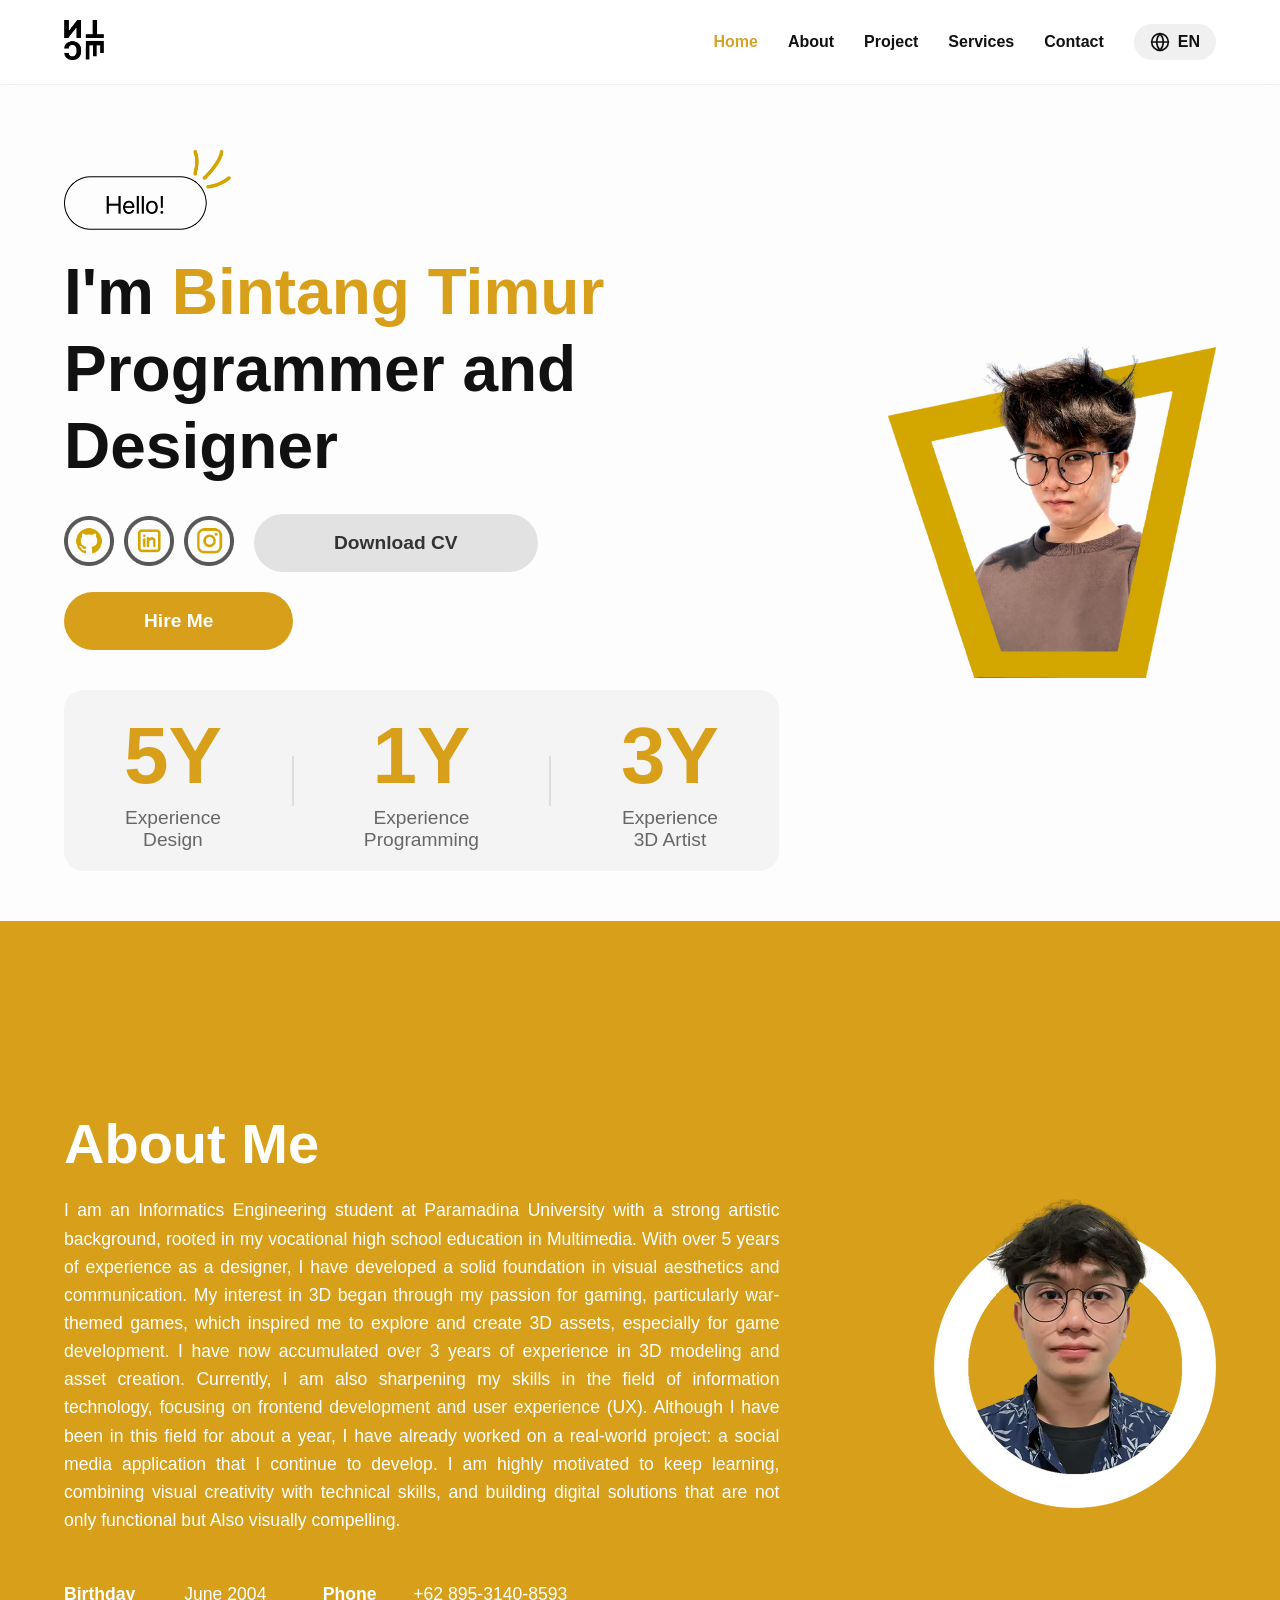
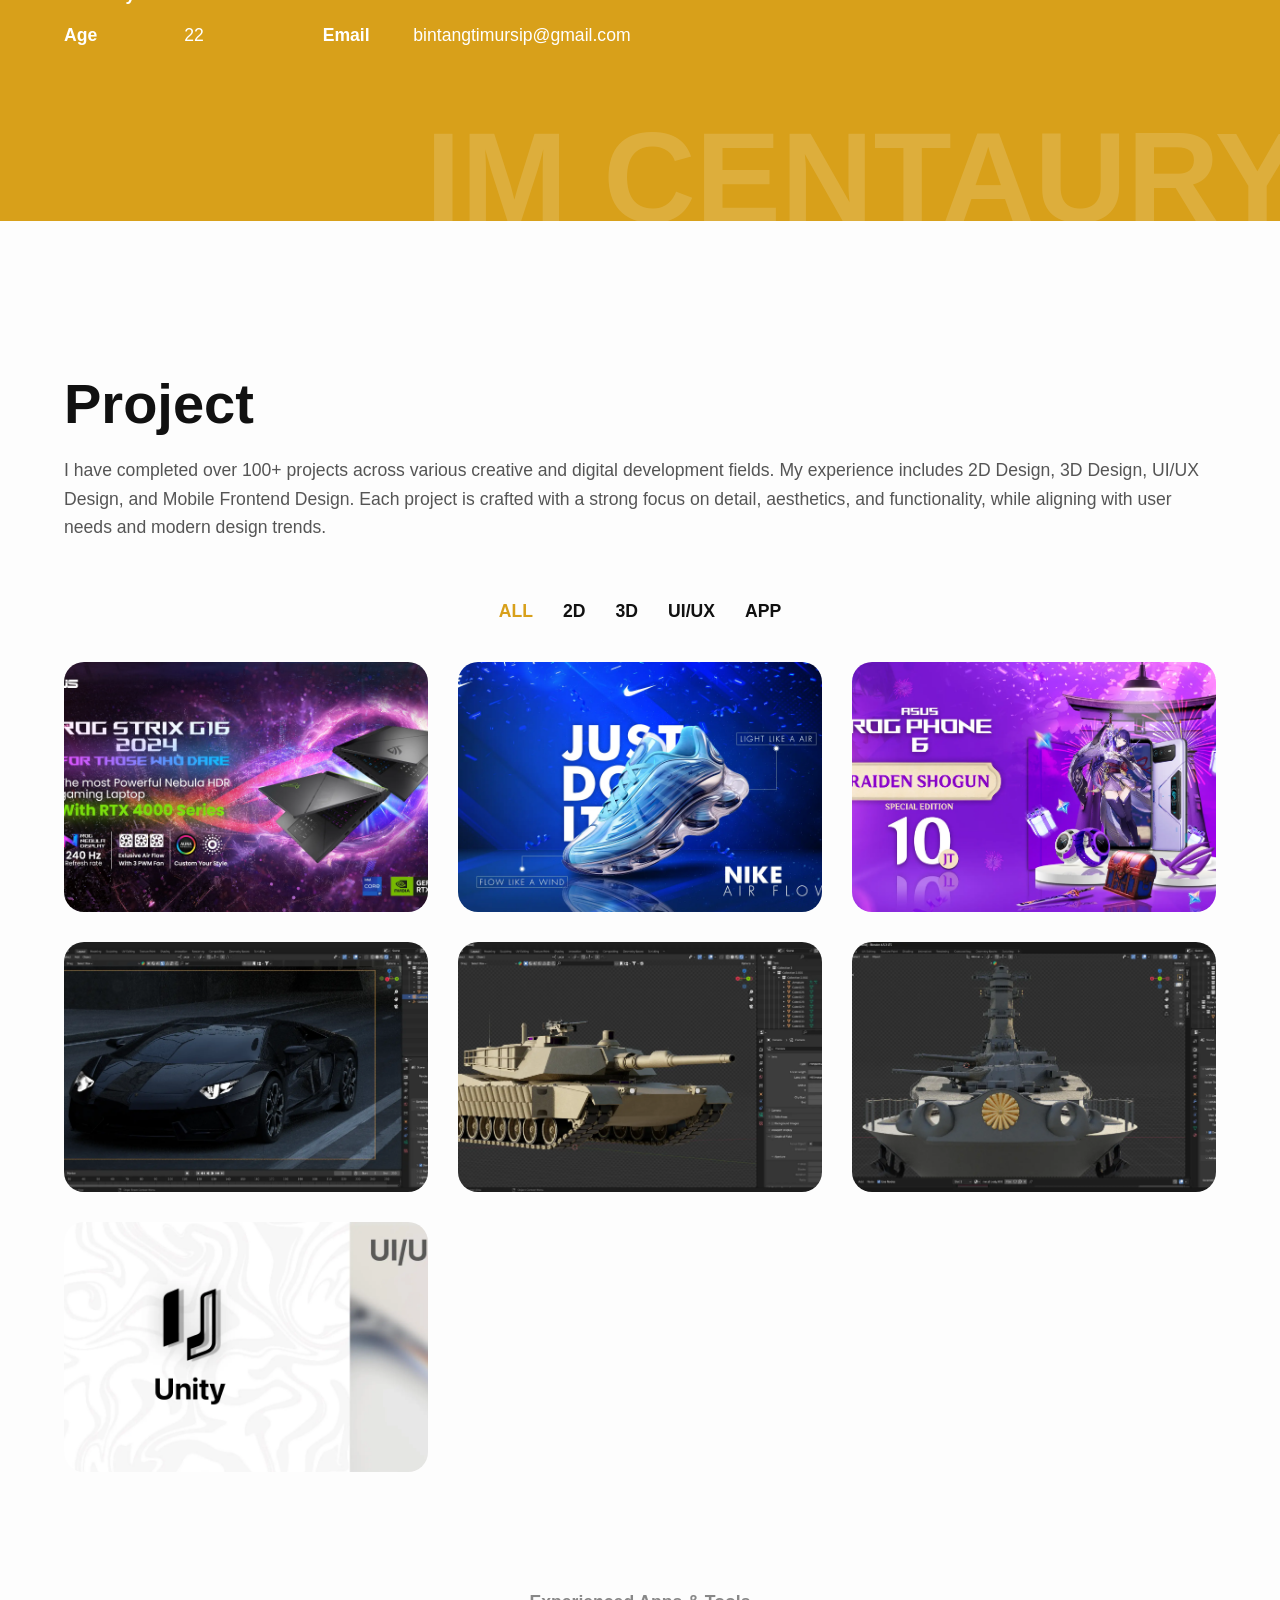
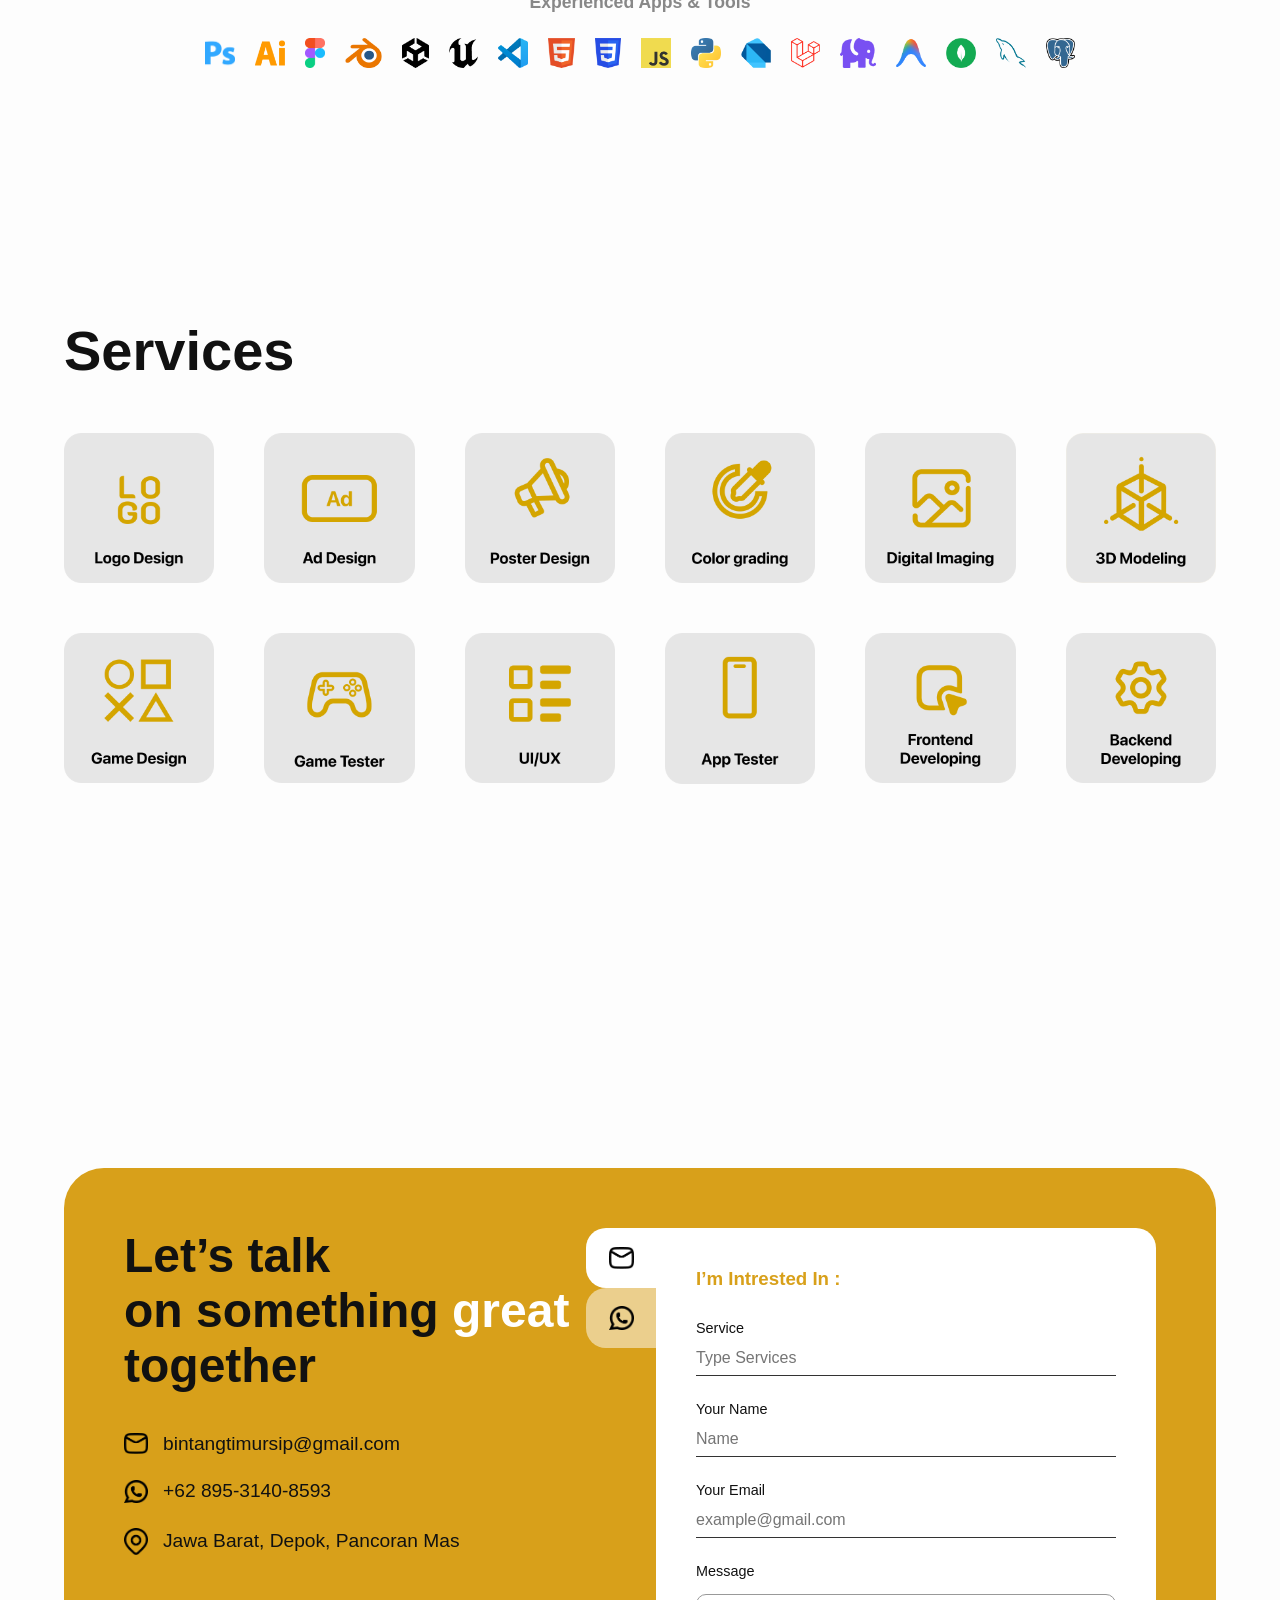
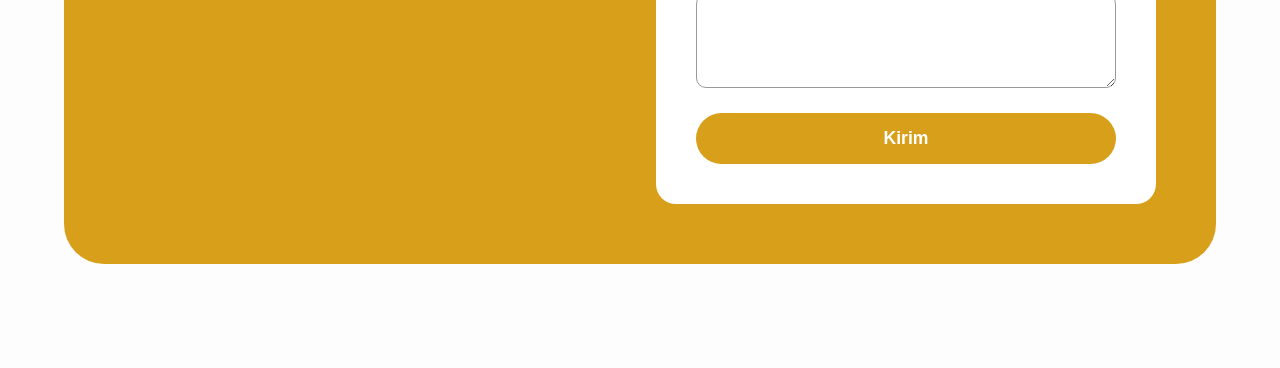
<file: index.html>
<!DOCTYPE html>
<html lang="id">

<head>
    <meta charset="UTF-8">
    <meta name="viewport" content="width=device-width, initial-scale=1.0">
    <title>Bintang Timur - Portfolio</title>
    <link rel="stylesheet" href="filecss/style.css">
    <link rel="stylesheet" href="filecss/about.css">
    <link rel="stylesheet" href="filecss/project.css">
    <link rel="stylesheet" href="filecss/service.css">
    <link rel="stylesheet" href="filecss/contact.css">
</head>

<body>

    <header class="header-glass">
        <nav>
            <div class="logo">
                <img src="images/logo.png" alt="Logo Bintang">
            </div>

            <input type="checkbox" id="menu-toggle" class="menu-checkbox">
            <label for="menu-toggle" class="menu-icon">&#9776;</label>
            <div class="nav-menu">
                <ul class="nav-links">
                    <li><a href="#home" class="active">Home</a></li>
                    <li><a href="#about">About</a></li>
                    <li><a href="#project">Project</a></li>
                    <li><a href="#service">Services</a></li>
                    <li><a href="#contact">Contact</a></li>
                </ul>
                <div class="lang-btn">
                    <a href="index-id.html" class="btn-lang">
                        <svg width="20" height="20" viewBox="0 0 24 24" fill="none" stroke="currentColor"
                            stroke-width="2" stroke-linecap="round" stroke-linejoin="round">
                            <circle cx="12" cy="12" r="10"></circle>
                            <line x1="2" y1="12" x2="22" y2="12"></line>
                            <path
                                d="M12 2a15.3 15.3 0 0 1 4 10 15.3 15.3 0 0 1-4 10 15.3 15.3 0 0 1-4-10 15.3 15.3 0 0 1 4-10z">
                            </path>
                        </svg>
                        EN
                    </a>
                </div>
            </div>
        </nav>
    </header>

    <main>
        <section id="home" class="hero">
            <div class="hero-left">
                <img src="images/hello-en.png" alt="Hello" class="hello-img">

                <h1>I'm <span class="highlight">Bintang Timur</span><br>Programmer and Designer</h1>

                <div class="action-group">
                    <div class="social-links">
                        <a href="https://github.com/wangshengboys" target="_blank"><img src="images/Github.png"
                                alt="Behance"></a>
                        <a href="https://www.linkedin.com/in/bintang-timur-centaury/" target="_blank"><img
                                src="images/icon-in.png" alt="LinkedIn"></a>
                        <a href="https://www.instagram.com/wangsheng.boys?igsh=MWlxODg0eXZhenJ0Ng%3D%3D&utm_source=qr"
                            target="_blank"><img src="images/icon-ig.png" alt="Instagram"></a>
                    </div>

                    <a href="docs/cv-bintang.pdf" download class="btn btn-cv">Download CV</a>
                    <a href="contact-en.html" class="btn btn-hire">Hire Me</a>
                </div>

                <div class="stats-box">
                    <div class="stat-item">
                        <h2>5Y</h2>
                        <p>Experience<br>Design</p>
                    </div>
                    <div class="divider"></div>
                    <div class="stat-item">
                        <h2>1Y</h2>
                        <p>Experience<br>Programming</p>
                    </div>
                    <div class="divider"></div>
                    <div class="stat-item">
                        <h2>3Y</h2>
                        <p>Experience<br>3D Artist</p>
                    </div>
                </div>
            </div>

            <div class="hero-right">
                <img src="images/foto-profil.webp" alt="Bintang Timur" class="profile-img">
            </div>
        </section>

        <section id="about" class="about-section">
            <div class="about-bg-text">IM CENTAURY</div>

            <div class="about-container">
                <div class="about-left">
                    <h1>About Me</h1>
                    <p>I am an Informatics Engineering student at Paramadina University with a strong artistic
                        background, rooted in my vocational high school education in Multimedia. With over 5 years of
                        experience as a designer, I have developed a solid foundation in visual aesthetics and
                        communication. My interest in 3D began through my passion for gaming, particularly war-themed
                        games, which inspired me to explore and create 3D assets, especially for game development. I
                        have now accumulated over 3 years of experience in 3D modeling and asset creation. Currently, I
                        am also sharpening my skills in the field of information technology, focusing on frontend
                        development and user experience (UX). Although I have been in this field for about a year, I
                        have already worked on a real-world project: a social media application that I continue to
                        develop. I am highly motivated to keep learning, combining visual creativity with technical
                        skills, and building digital solutions that are not only functional but Also visually
                        compelling.</p>

                    <table class="about-table">
                        <tr>
                            <td><strong>Birthday</strong></td>
                            <td>June 2004</td>
                            <td><strong>Phone</strong></td>
                            <td>+62 895-3140-8593</td>
                        </tr>
                        <tr>
                            <td><strong>Age</strong></td>
                            <td><span class="user-age">21</span></td>
                            <td><strong>Email</strong></td>
                            <td>bintangtimursip@gmail.com</td>
                        </tr>
                    </table>
                </div>

                <div class="about-right">
                    <img src="images/foto-about.webp" alt="Profil Bintang">
                </div>
            </div>
        </section>

        <section id="project" class="project-section">
            <div class="project-container">

                <div class="project-header">
                    <h1>Project</h1>
                    <p>I have completed over 100+ projects across various creative and digital development fields. My
                        experience includes 2D Design, 3D Design, UI/UX Design, and Mobile Frontend Design. Each project
                        is crafted with a strong focus on detail, aesthetics, and functionality, while aligning with
                        user needs and modern design trends.</p>
                </div>

                <input type="radio" id="filter-all" name="kategori" checked>
                <input type="radio" name="slider" id="close-slider" checked>

                <!--Project 1-->
                <input type="radio" name="slider" id="p1-slide1">
                <input type="radio" name="slider" id="p1-slide2">
                <input type="radio" name="slider" id="p1-slide3">

                <!--Project 2-->
                <input type="radio" name="slider" id="p2-slide1">
                <input type="radio" name="slider" id="p2-slide2">
                <input type="radio" name="slider" id="p2-slide3">

                <!--Project 3-->
                <input type="radio" name="slider" id="p3-slide1">
                <input type="radio" name="slider" id="p3-slide2">
                <input type="radio" name="slider" id="p3-slide3">

                <!--Project 4-->
                <input type="radio" name="slider" id="p4-slide1">
                <input type="radio" name="slider" id="p4-slide2">

                <!--Project 5-->
                <input type="radio" name="slider" id="p5-slide1">
                <input type="radio" name="slider" id="p5-slide2">

                <!--Project 6-->
                <input type="radio" name="slider" id="p6-slide1">
                <input type="radio" name="slider" id="p6-slide2">
                <input type="radio" name="slider" id="p6-slide3">
                <input type="radio" name="slider" id="p6-slide4">

                <input type="radio" name="slider" id="p7-slide1">
                <input type="radio" name="slider" id="p7-slide2">
                <input type="radio" name="slider" id="p7-slide3">
                <input type="radio" name="slider" id="p7-slide4">
                <input type="radio" name="slider" id="p7-slide5">
                <input type="radio" name="slider" id="p7-slide6">

                <input type="radio" id="filter-2d" name="kategori">
                <input type="radio" id="filter-3d" name="kategori">
                <input type="radio" id="filter-uiux" name="kategori">
                <input type="radio" id="filter-app" name="kategori">

                <div class="filter-menu">
                    <label for="filter-all">ALL</label>
                    <label for="filter-2d">2D</label>
                    <label for="filter-3d">3D</label>
                    <label for="filter-uiux">UI/UX</label>
                    <label for="filter-app">APP</label>
                </div>

                <div class="project-grid">
                    <div class="project-card kat-2d">
                        <label for="p1-slide1">
                            <img src="images/proj1-1.webp" alt="Desain">
                        </label>
                    </div>

                    <div class="project-card kat-2d">
                        <label for="p2-slide1">
                            <img src="images/proj2-1.webp" alt="Desain">
                        </label>
                    </div>

                    <div class="project-card kat-2d">
                        <label for="p3-slide1">
                            <img src="images/proj-3.1.webp" alt="Desain">
                        </label>
                    </div>

                    <div class="project-card kat-3d">
                        <label for="p4-slide1">
                            <img src="images/proj4-1.webp" alt="3D Model">
                        </label>
                    </div>

                    <div class="project-card kat-3d">
                        <label for="p5-slide1">
                            <img src="images/proj5-1.webp" alt="3D Model">
                        </label>
                    </div>

                    <div class="project-card kat-3d">
                        <label for="p6-slide1">
                            <img src="images/proj6-1.webp" alt="3D Model">
                        </label>
                    </div>

                    <div class="project-card kat-uiux">
                        <label for="p7-slide1">
                            <img src="images/proj7-1.webp" alt="UI/UX">
                        </label>
                    </div>

                </div>

                <div class="tools-section">
                    <h3>Experienced Apps & Tools</h3>
                    <div class="tools-container">
                        <img src="images/experience/Group.png" alt="Adobe Photoshop" title="Adobe Photoshop">
                        <img src="images/experience/Group-1.png" alt="Adobe Illustrator" title="Adobe Illustrator">
                        <img src="images/experience/image 8.png" alt="Figma" title="Figma">
                        <img src="images/experience/image 7.png" alt="Blender" title="Blender">
                        <img src="images/experience/Vector.png" alt="Unity" title="Unity">
                        <img src="images/experience/Untitled-1 1.png" alt="Unreal Engine" title="Unreal Engine">
                        <img src="images/experience/image 5.png" alt="Visual Studio Code" title="Visual Studio Code">
                        <img src="images/experience/image 13.png" alt="HTML5" title="HTML5">
                        <img src="images/experience/image 14.png" alt="CSS3" title="CSS3">
                        <img src="images/experience/image 10.png" alt="JavaScript" title="JavaScript">
                        <img src="images/experience/image 9.png" alt="Python" title="Python">
                        <img src="images/experience/image 6.png" alt="Flutter" title="Flutter">
                        <img src="images/experience/image 11.png" alt="Laravel" title="Laravel">
                        <img src="images/experience/Untitled-1 2.png" alt="PHP" title="PHP">
                        <img src="images/experience/image 12.png" alt="Google Antigravity" title="Google Antigravity">
                        <img src="images/experience/image 15.png" alt="MongoDB" title="MongoDB">
                        <img src="images/experience/image 16.png" alt="MySQL" title="MySQL">
                        <img src="images/experience/image 17.png" alt="PostgreSQL" title="PostgreSQL">
                    </div>
                </div>

                <div class="lightbox">
                    <label for="close-slider" class="close-btn">&times;</label>

                    <div class="lightbox-content">

                        <!--Group Project 1-->
                        <div class="slide-group p1-group">

                            <div class="slide p1-s1">
                                <img src="images/proj1-1.webp" alt="Detail 1">
                                <label for="p1-slide2" class="nav-btn next-btn">&#10095;</label>
                            </div>

                            <div class="slide p1-s2">
                                <label for="p1-slide1" class="nav-btn prev-btn">&#10094;</label>
                                <img src="images/proj1-2.webp" alt="Detail 2">
                                <label for="p1-slide3" class="nav-btn next-btn">&#10095;</label>
                            </div>

                            <div class="slide p1-s3">
                                <label for="p1-slide2" class="nav-btn prev-btn">&#10094;</label>
                                <img src="images/proj1-3.webp" alt="Detail 3">
                            </div>
                        </div>

                        <!--Group Project 2-->
                        <div class="slide-group p2-group">

                            <div class="slide p2-s1">
                                <img src="images/proj2-1.webp" alt="Detail 1">
                                <label for="p2-slide2" class="nav-btn next-btn">&#10095;</label>
                            </div>

                            <div class="slide p2-s2">
                                <label for="p2-slide1" class="nav-btn prev-btn">&#10094;</label>
                                <img src="images/proj2-2.webp" alt="Detail 2">
                                <label for="p2-slide3" class="nav-btn next-btn">&#10095;</label>
                            </div>

                            <div class="slide p2-s3">
                                <label for="p2-slide2" class="nav-btn prev-btn">&#10094;</label>
                                <img src="images/proj2-3.webp" alt="Detail 3">
                            </div>
                        </div>

                        <!--Group Project 3-->
                        <div class="slide-group p3-group">

                            <div class="slide p3-s1">
                                <img src="images/proj-3.1.webp" alt="Detail 1">
                                <label for="p3-slide2" class="nav-btn next-btn">&#10095;</label>
                            </div>

                            <div class="slide p3-s2">
                                <label for="p3-slide1" class="nav-btn prev-btn">&#10094;</label>
                                <img src="images/proj3-2.webp" alt="Detail 2">
                                <label for="p3-slide3" class="nav-btn next-btn">&#10095;</label>
                            </div>

                            <div class="slide p3-s3">
                                <label for="p3-slide2" class="nav-btn prev-btn">&#10094;</label>
                                <img src="images/proj3-3.webp" alt="Detail 3">
                            </div>
                        </div>

                        <!--Group Project 4-->
                        <div class="slide-group p4-group">

                            <div class="slide p4-s1">
                                <img src="images/proj4-1.webp" alt="Detail 1">
                                <label for="p4-slide2" class="nav-btn next-btn">&#10095;</label>
                            </div>

                            <div class="slide p4-s2">
                                <img src="images/proj4-2.webp" alt="Detail 2">
                                <label for="p4-slide1" class="nav-btn prev-btn">&#10094;</label>
                            </div>
                        </div>

                        <!--Group Project 5-->
                        <div class="slide-group p5-group">

                            <div class="slide p5-s1">
                                <img src="images/proj5-1.webp" alt="Detail 1">
                                <label for="p5-slide2" class="nav-btn next-btn">&#10095;</label>
                            </div>

                            <div class="slide p5-s2">
                                <img src="images/proj5-2.webp" alt="Detail 2">
                                <label for="p5-slide1" class="nav-btn prev-btn">&#10094;</label>
                            </div>
                        </div>

                        <!--Group Project 6-->
                        <div class="slide-group p6-group">

                            <div class="slide p6-s1">
                                <img src="images/proj6-1.webp" alt="Detail 1">
                                <label for="p6-slide2" class="nav-btn next-btn">&#10095;</label>
                            </div>

                            <div class="slide p6-s2">
                                <label for="p6-slide1" class="nav-btn prev-btn">&#10094;</label>
                                <img src="images/proj6-2.webp" alt="Detail 2">
                                <label for="p6-slide3" class="nav-btn next-btn">&#10095;</label>
                            </div>

                            <div class="slide p6-s3">
                                <label for="p6-slide2" class="nav-btn prev-btn">&#10094;</label>
                                <img src="images/proj6-3.webp" alt="Detail 2">
                                <label for="p6-slide4" class="nav-btn next-btn">&#10095;</label>
                            </div>

                            <div class="slide p6-s4">
                                <label for="p6 slide3" class="nav-btn prev-btn">&#10094;</label>
                                <img src="images/proj6-4.webp" alt="Detail 3">
                            </div>
                        </div>

                        <div class="slide-group p7-group">

                            <div class="slide p7-s1">
                                <img src="images/proj7-1.webp" alt="Detail 1">
                                <label for="p7-slide2" class="nav-btn next-btn">&#10095;</label>
                            </div>

                            <div class="slide p7-s2">
                                <label for="p7-slide1" class="nav-btn prev-btn">&#10094;</label>
                                <img src="images/proj7-2.webp" alt="Detail 2">
                                <label for="p7-slide3" class="nav-btn next-btn">&#10095;</label>
                            </div>

                            <div class="slide p7-s3">
                                <label for="p7-slide2" class="nav-btn prev-btn">&#10094;</label>
                                <img src="images/proj7-3.webp" alt="Detail 3">
                                <label for="p7-slide4" class="nav-btn next-btn">&#10095;</label>
                            </div>

                            <div class="slide p7-s4">
                                <label for="p7-slide3" class="nav-btn prev-btn">&#10094;</label>
                                <img src="images/proj7-4.webp" alt="Detail 4">
                                <label for="p7-slide5" class="nav-btn next-btn">&#10095;</label>
                            </div>

                            <div class="slide p7-s5">
                                <label for="p7-slide4" class="nav-btn prev-btn">&#10094;</label>
                                <img src="images/proj7-5.webp" alt="Detail 5">
                                <label for="p7-slide6" class="nav-btn next-btn">&#10095;</label>
                            </div>

                            <div class="slide p7-s6">
                                <label for="p7-slide5" class="nav-btn prev-btn">&#10094;</label>
                                <img src="images/proj7-6.webp" alt="Detail 6">
                            </div>
                        </div>

                    </div>
                </div>
            </div>
        </section>

        <section id="service" class="service-section">
            <div class="service-container">

                <h1>Services</h1>

                <div class="service-grid">
                    <div class="service-card">
                        <img src="images/serv-1.png" alt="Logo Design">
                    </div>
                    <div class="service-card">
                        <img src="images/serv-2.png" alt="Ad Design">
                    </div>
                    <div class="service-card">
                        <img src="images/serv-3.png" alt="Digital Imaging">
                    </div>
                    <div class="service-card">
                        <img src="images/serv-4.png" alt="3D Modeling">
                    </div>
                    <div class="service-card">
                        <img src="images/serv-5.png" alt="Game Design">
                    </div>
                    <div class="service-card">
                        <img src="images/serv-6.png" alt="UI/UX">
                    </div>
                    <div class="service-card">
                        <img src="images/serv-7.png" alt="Frontend Developing">
                    </div>
                    <div class="service-card">
                        <img src="images/serv-8.png" alt="Backend Developing">
                    </div>
                    <div class="service-card">
                        <img src="images/serv-9.png" alt="Backend Developing">
                    </div>
                    <div class="service-card">
                        <img src="images/serv-10.png" alt="Backend Developing">
                    </div>
                    <div class="service-card">
                        <img src="images/serv-11.png" alt="Backend Developing">
                    </div>
                    <div class="service-card">
                        <img src="images/serv-12.png" alt="Backend Developing">
                    </div>
                </div>

            </div>
        </section>

        <section id="contact" class="contact-section">

            <input type="radio" name="contact-tab" id="tab-email" checked>
            <input type="radio" name="contact-tab" id="tab-wa">

            <div class="contact-box">

                <div class="contact-info">
                    <h1>Let’s talk<br>on something <strong>great</strong><br>together</h1>

                    <ul class="info-list">
                        <li><img src="images/icon-mail-line.png" alt="Email"> bintangtimursip@gmail.com</li>
                        <li><img src="images/icon-wa-line.png" alt="WA"> +62 895-3140-8593</li>
                        <li><img src="images/icon-loc-line.png" alt="Location"> Jawa Barat, Depok, Pancoran Mas</li>
                    </ul>
                </div>

                <div class="contact-card">

                    <div class="tabs">
                        <label for="tab-email" class="tab-btn btn-email">
                            <img src="images/icon-mail-line.png" alt="Tab Email">
                        </label>
                        <label for="tab-wa" class="tab-btn btn-wa">
                            <img src="images/icon-wa-line.png" alt="Tab WA">
                        </label>
                    </div>

                    <div class="card-content content-email">
                        <h3>I’m Intrested In :</h3>

                        <form action="https://formspree.io/f/mojyelna" method="POST">
                            <div class="input-group">
                                <label>Service</label>
                                <input type="text" name="service" placeholder="Type Services" required>
                            </div>

                            <div class="input-group">
                                <label>Your Name</label>
                                <input type="text" name="name" placeholder="Name" required>
                            </div>

                            <div class="input-group">
                                <label>Your Email</label>
                                <input type="email" name="email" placeholder="example@gmail.com" required>
                            </div>

                            <div class="input-group">
                                <label>Message</label>
                                <textarea name="message" rows="4" required></textarea>
                            </div>

                            <button type="submit" class="submit-btn">Kirim</button>
                        </form>
                    </div>

                    <div class="card-content content-wa">
                        <div class="wa-profil-box">
                            <img src="images/foto-profil-bulat.png" alt="Bintang" class="foto-bulat">
                            <p class="wa-teks-profil">
                                <span class="teks-hijau">Hi</span><br>
                                <span class="teks-hitam">what can i</span><br>
                                <span class="teks-hijau">Help You</span>
                            </p>
                        </div>

                        <a href="https://wa.me/6289531408593" target="_blank" class="wa-qr-box">
                            <div class="wa-text">
                                <div class="wa-logo-title">
                                    <img src="images/icon-wa-logo.png" alt="WhatsApp">
                                </div>
                                <div class="wa-scan-text">
                                    <span class="teks-hitam">Scan</span> <span class="teks-putih">Here !</span>
                                </div>
                            </div>
                            <img src="images/qr-code.png" alt="QR Code" class="qr-img">
                        </a>
                    </div>
                </div>
            </div>
        </section>
    </main>

    <script src="js/script.js"></script>
</body>

</html>
</file>
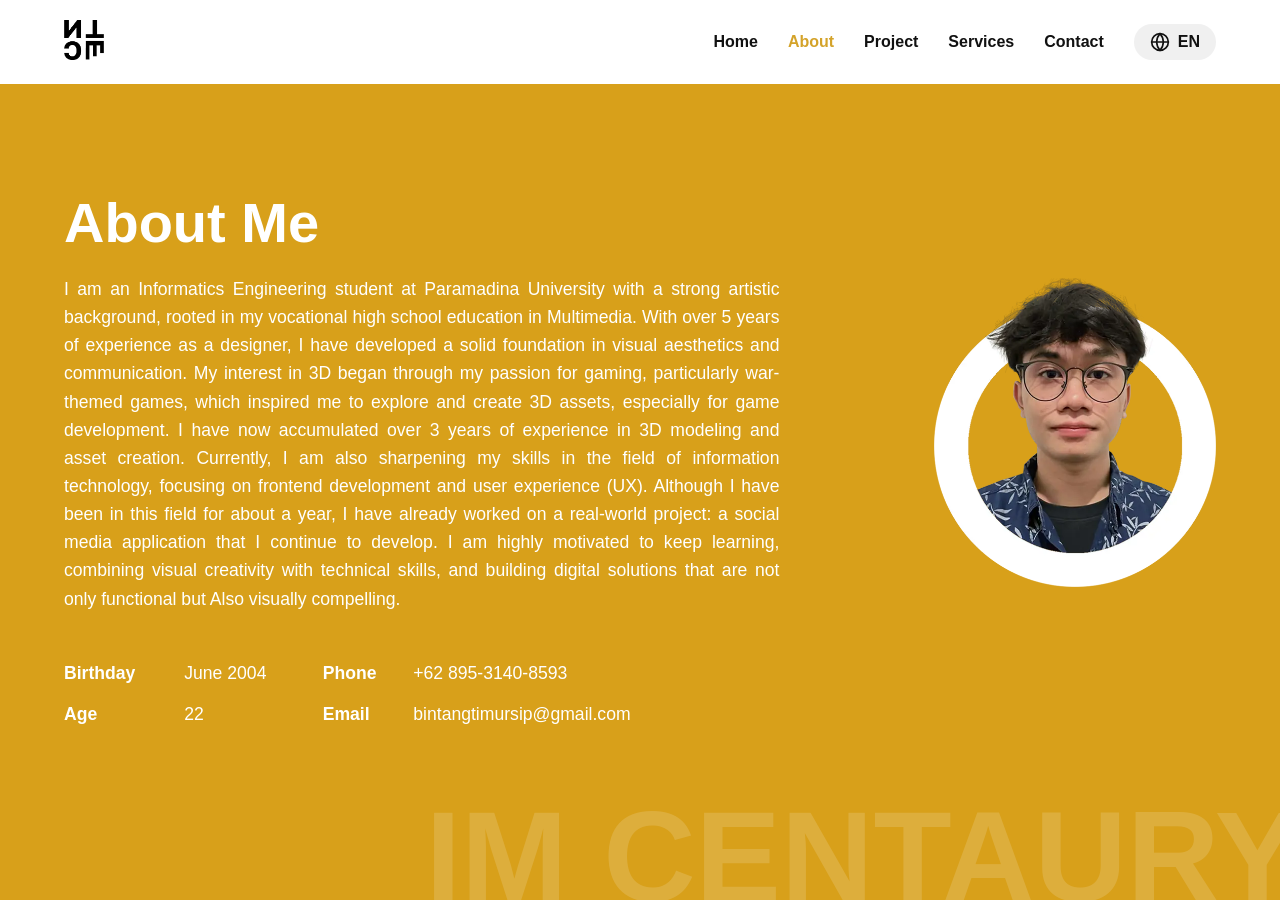
<file: about-en.html>
<!DOCTYPE html>
<html lang="id">
<head>
    <meta charset="UTF-8">
    <meta name="viewport" content="width=device-width, initial-scale=1.0">
    <title>Bintang Timur - Portfolio</title>
    <link rel="stylesheet" href="filecss/style.css">
    <link rel="stylesheet" href="filecss/about.css">
</head>
<body>

    <header class="header-glass header-about">
        <nav>
            <div class="logo">
                <img src="images/logo.png" alt="Logo Bintang">
            </div>

            <input type="checkbox" id="menu-toggle" class="menu-checkbox">
            <label for="menu-toggle" class="menu-icon">&#9776;</label> <div class="nav-menu">
                <ul class="nav-links">
                    <li><a href="index.html">Home</a></li>
                    <li><a href="about-en.html"class="active">About</a></li>
                    <li><a href="project-en.html">Project</a></li>
                    <li><a href="service-en.html">Services</a></li>
                    <li><a href="contact-en.html">Contact</a></li>
                </ul>
                <div class="lang-btn">
                    <a href="about.html" class="btn-lang">
                        <svg width="20" height="20" viewBox="0 0 24 24" fill="none" stroke="currentColor" stroke-width="2" stroke-linecap="round" stroke-linejoin="round">
                            <circle cx="12" cy="12" r="10"></circle>
                            <line x1="2" y1="12" x2="22" y2="12"></line>
                            <path d="M12 2a15.3 15.3 0 0 1 4 10 15.3 15.3 0 0 1-4 10 15.3 15.3 0 0 1-4-10 15.3 15.3 0 0 1 4-10z"></path>
                        </svg>
                        EN
                    </a>
                </div>
            </div>
        </nav>
    </header>

    <main>
        <section class="about-section">
            <div class="about-bg-text">IM CENTAURY</div>
            
            <div class="about-container">
                <div class="about-left">
                    <h1>About Me</h1>
                    <p>I am an Informatics Engineering student at Paramadina University with a strong artistic background, rooted in my vocational high school education in Multimedia. With over 5 years of experience as a designer, I have developed a solid foundation in visual aesthetics and communication. My interest in 3D began through my passion for gaming, particularly war-themed games, which inspired me to explore and create 3D assets, especially for game development. I have now accumulated over 3 years of experience in 3D modeling and asset creation. Currently, I am also sharpening my skills in the field of information technology, focusing on frontend development and user experience (UX). Although I have been in this field for about a year, I have already worked on a real-world project: a social media application that I continue to develop. I am highly motivated to keep learning, combining visual creativity with technical skills, and building digital solutions that are not only functional but Also visually compelling.</p>

                    <table class="about-table">
                        <tr>
                            <td><strong>Birthday</strong></td>
                            <td>June 2004</td>
                            <td><strong>Phone</strong></td>
                            <td>+62 895-3140-8593</td>
                        </tr>
                        <tr>
                            <td><strong>Age</strong></td>
                            <td><span class="user-age">21</span></td>
                            <td><strong>Email</strong></td>
                            <td>bintangtimursip@gmail.com</td>
                        </tr>
                    </table>
                </div>

                <div class="about-right">
                    <img src="images/foto-about.webp" alt="Profil Bintang">
                </div>
            </div>
        </section>
    </main>

    <script src="js/script.js"></script>
</body>
</html>
</file>
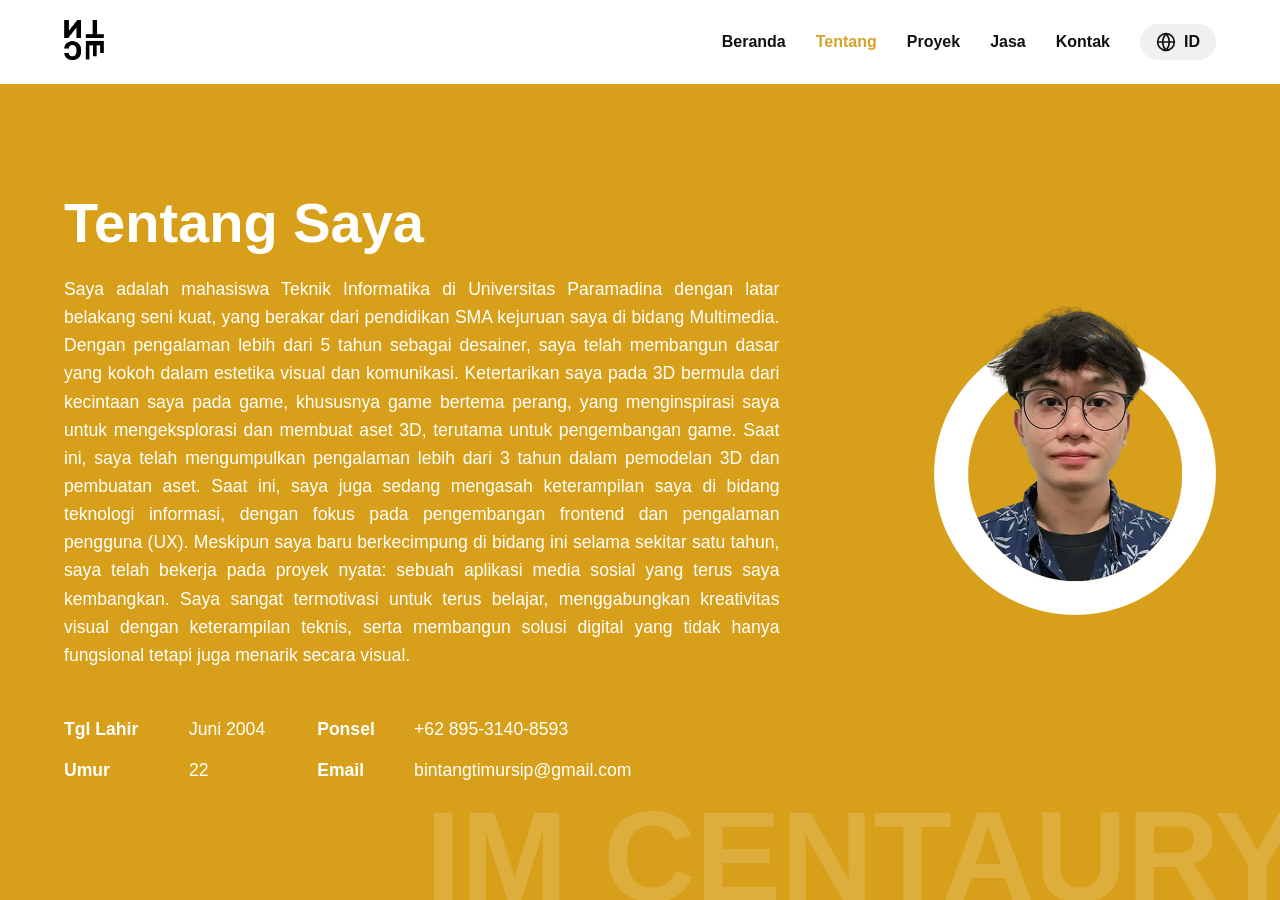
<file: about.html>
<!DOCTYPE html>
<html lang="id">
<head>
    <meta charset="UTF-8">
    <meta name="viewport" content="width=device-width, initial-scale=1.0">
    <title>Bintang Timur - Portfolio</title>
    <link rel="stylesheet" href="filecss/style.css">
    <link rel="stylesheet" href="filecss/about.css">
</head>
<body>

    <header class="header-glass header-about">
        <nav>
            <div class="logo">
                <img src="images/logo.png" alt="Logo Bintang">
            </div>

            <input type="checkbox" id="menu-toggle" class="menu-checkbox">
            <label for="menu-toggle" class="menu-icon">&#9776;</label> <div class="nav-menu">
                <ul class="nav-links">
                    <li><a href="index-id.html">Beranda</a></li>
                    <li><a href="about.html" class="active">Tentang</a></li>
                    <li><a href="project.html">Proyek</a></li>
                    <li><a href="service.html">Jasa</a></li>
                    <li><a href="contact.html">Kontak</a></li>
                </ul>
                <div class="lang-btn">
                    <a href="about-en.html" class="btn-lang">
                        <svg width="20" height="20" viewBox="0 0 24 24" fill="none" stroke="currentColor" stroke-width="2" stroke-linecap="round" stroke-linejoin="round">
                            <circle cx="12" cy="12" r="10"></circle>
                            <line x1="2" y1="12" x2="22" y2="12"></line>
                            <path d="M12 2a15.3 15.3 0 0 1 4 10 15.3 15.3 0 0 1-4 10 15.3 15.3 0 0 1-4-10 15.3 15.3 0 0 1 4-10z"></path>
                        </svg>
                        ID
                    </a>
                </div>
            </div>
        </nav>
    </header>

    <main>
        <section class="about-section">
            <div class="about-bg-text">IM CENTAURY</div>
            
            <div class="about-container">
                <div class="about-left">
                    <h1>Tentang Saya</h1>
                    <p>Saya adalah mahasiswa Teknik Informatika di Universitas Paramadina dengan latar belakang seni kuat, yang berakar dari pendidikan SMA kejuruan saya di bidang Multimedia. Dengan pengalaman lebih dari 5 tahun sebagai desainer, saya telah membangun dasar yang kokoh dalam estetika visual dan komunikasi. Ketertarikan saya pada 3D bermula dari kecintaan saya pada game, khususnya game bertema perang, yang menginspirasi saya untuk mengeksplorasi dan membuat aset 3D, terutama untuk pengembangan game. Saat ini, saya telah mengumpulkan pengalaman lebih dari 3 tahun dalam pemodelan 3D dan pembuatan aset. Saat ini, saya juga sedang mengasah keterampilan saya di bidang teknologi informasi, dengan fokus pada pengembangan frontend dan pengalaman pengguna (UX). Meskipun saya baru berkecimpung di bidang ini selama sekitar satu tahun, saya telah bekerja pada proyek nyata: sebuah aplikasi media sosial yang terus saya kembangkan. Saya sangat termotivasi untuk terus belajar, menggabungkan kreativitas visual dengan keterampilan teknis, serta membangun solusi digital yang tidak hanya fungsional tetapi juga menarik secara visual.</p>

                    <table class="about-table">
                        <tr>
                            <td><strong>Tgl Lahir</strong></td>
                            <td>Juni 2004</td>
                            <td><strong>Ponsel</strong></td>
                            <td>+62 895-3140-8593</td>
                        </tr>
                        <tr>
                            <td><strong>Umur</strong></td>
                            <td><span class="user-age">21</span></td>
                            <td><strong>Email</strong></td>
                            <td>bintangtimursip@gmail.com</td>
                        </tr>
                    </table>
                </div>

                <div class="about-right">
                    <img src="images/foto-about.webp" alt="Profil Bintang">
                </div>
            </div>
        </section>
    </main>

    <script src="js/script.js"></script>
</body>
</html>
</file>
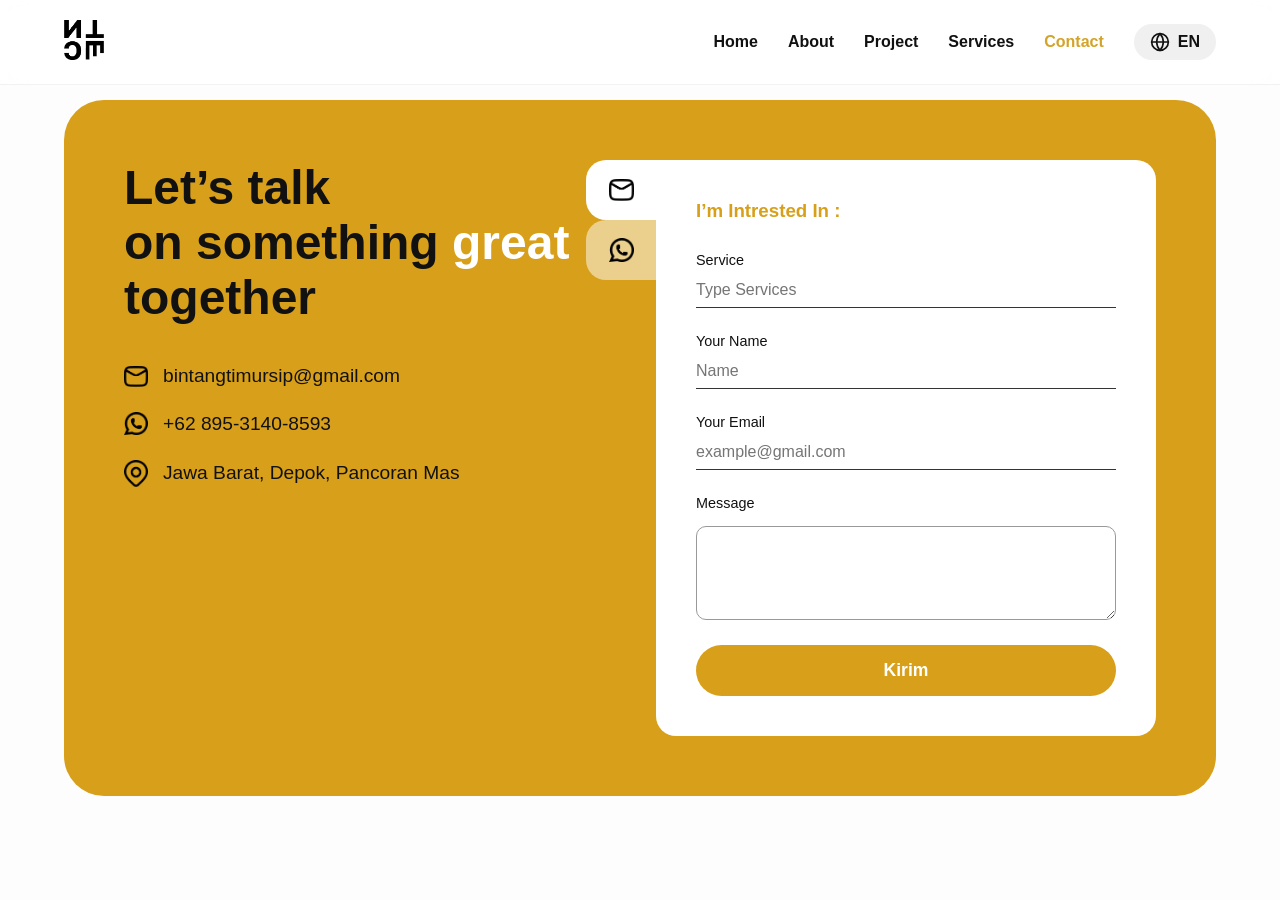
<file: contact-en.html>
<!DOCTYPE html>
<html lang="id">
<head>
    <meta charset="UTF-8">
    <meta name="viewport" content="width=device-width, initial-scale=1.0">
    <title>Bintang Timur - Portfolio</title>
    <link rel="stylesheet" href="filecss/style.css">
    <link rel="stylesheet" href="filecss/contact.css"> 
</head>
<header class="header-glass header-about">
        <nav>
            <div class="logo">
                <img src="images/logo.png" alt="Logo Bintang">
            </div>

            <input type="checkbox" id="menu-toggle" class="menu-checkbox">
            <label for="menu-toggle" class="menu-icon">&#9776;</label> <div class="nav-menu">
                <ul class="nav-links">
                    <li><a href="index.html">Home</a></li>
                    <li><a href="about-en.html">About</a></li>
                    <li><a href="project-en.html">Project</a></li>
                    <li><a href="service-en.html">Services</a></li>
                    <li><a href="contact-en.html" class="active">Contact</a></li>
                </ul>
                <div class="lang-btn">
                    <a href="contact.html" class="btn-lang">
                        <svg width="20" height="20" viewBox="0 0 24 24" fill="none" stroke="currentColor" stroke-width="2" stroke-linecap="round" stroke-linejoin="round">
                            <circle cx="12" cy="12" r="10"></circle>
                            <line x1="2" y1="12" x2="22" y2="12"></line>
                            <path d="M12 2a15.3 15.3 0 0 1 4 10 15.3 15.3 0 0 1-4 10 15.3 15.3 0 0 1-4-10 15.3 15.3 0 0 1 4-10z"></path>
                        </svg>
                        EN
                    </a>
                </div>
            </div>
        </nav>
    </header>
<body>

    <main>
        <section class="contact-section">
            
            <input type="radio" name="contact-tab" id="tab-email" checked>
            <input type="radio" name="contact-tab" id="tab-wa">

            <div class="contact-box">
                
                <div class="contact-info">
                    <h1>Let’s talk<br>on something <strong>great</strong><br>together</h1>
                    
                    <ul class="info-list">
                        <li><img src="images/icon-mail-line.png" alt="Email"> bintangtimursip@gmail.com</li>
                        <li><img src="images/icon-wa-line.png" alt="WA"> +62 895-3140-8593</li>
                        <li><img src="images/icon-loc-line.png" alt="Location"> Jawa Barat, Depok, Pancoran Mas</li>
                    </ul>
                </div>

                <div class="contact-card">
                    
                    <div class="tabs">
                        <label for="tab-email" class="tab-btn btn-email">
                            <img src="images/icon-mail-line.png" alt="Tab Email">
                        </label>
                        <label for="tab-wa" class="tab-btn btn-wa">
                            <img src="images/icon-wa-line.png" alt="Tab WA">
                        </label>
                    </div>

                    <div class="card-content content-email">
                        <h3>I’m Intrested In :</h3>
                        
                        <form action="https://formspree.io/f/mojyelna" method="POST">
                            <div class="input-group">
                                <label>Service</label>
                                <input type="text" name="service" placeholder="Type Services" required>
                            </div>
                            
                            <div class="input-group">
                                <label>Your Name</label>
                                <input type="text" name="name" placeholder="Name" required>
                            </div>
                            
                            <div class="input-group">
                                <label>Your Email</label>
                                <input type="email" name="email" placeholder="example@gmail.com" required>
                            </div>
                            
                            <div class="input-group">
                                <label>Message</label>
                                <textarea name="message" rows="4" required></textarea>
                            </div>
                            
                            <button type="submit" class="submit-btn">Kirim</button>
                        </form>
                    </div>

                    <div class="card-content content-wa">
                        <div class="wa-profil-box">
                            <img src="images/foto-profil-bulat.png" alt="Bintang" class="foto-bulat">
                            <p class="wa-teks-profil">
                                <span class="teks-hijau">Hi</span><br>
                                <span class="teks-hitam">what can i</span><br>
                                <span class="teks-hijau">Help You</span>
                            </p>
                        </div>
                        
                        <a href="https://wa.me/6289531408593" target="_blank" class="wa-qr-box">
                            <div class="wa-text">
                                <div class="wa-logo-title">
                                    <img src="images/icon-wa-logo.png" alt="WhatsApp"> 
                                </div>
                                <div class="wa-scan-text">
                                    <span class="teks-hitam">Scan</span> <span class="teks-putih">Here !</span>
                                </div>
                            </div>
                            <img src="images/qr-code.png" alt="QR Code" class="qr-img">
                        </a>
                    </div>
                </div>
            </div>
        </section>
    </main>

</body>
</html>
</file>
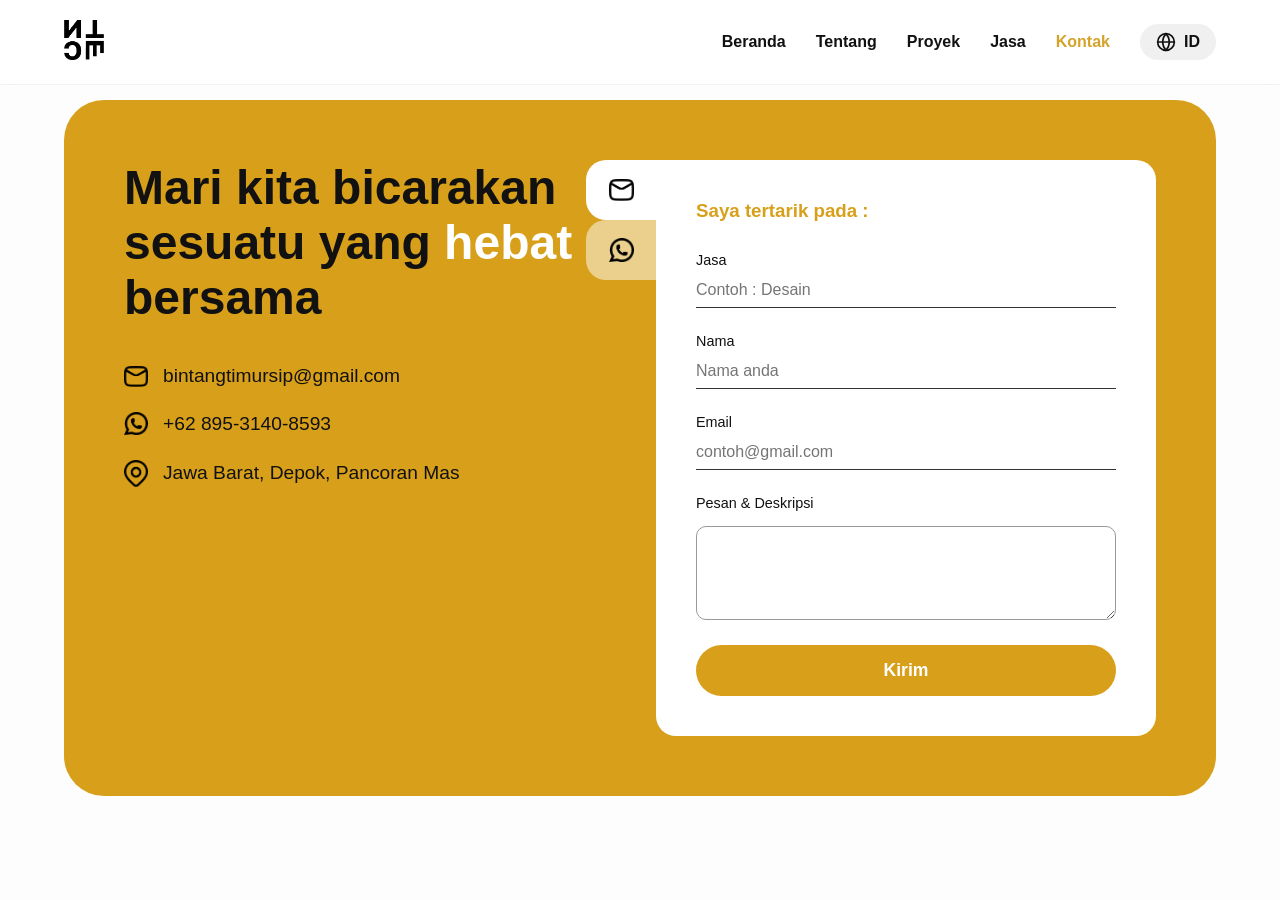
<file: contact.html>
<!DOCTYPE html>
<html lang="id">
<head>
    <meta charset="UTF-8">
    <meta name="viewport" content="width=device-width, initial-scale=1.0">
    <title>Bintang Timur - Portfolio</title>
    <link rel="stylesheet" href="filecss/style.css">
    <link rel="stylesheet" href="filecss/contact.css"> 
</head>
<header class="header-glass header-about">
        <nav>
            <div class="logo">
                <img src="images/logo.png" alt="Logo Bintang">
            </div>

            <input type="checkbox" id="menu-toggle" class="menu-checkbox">
            <label for="menu-toggle" class="menu-icon">&#9776;</label> <div class="nav-menu">
                <ul class="nav-links">
                    <li><a href="index-id.html">Beranda</a></li>
                    <li><a href="about.html">Tentang</a></li>
                    <li><a href="project.html">Proyek</a></li>
                    <li><a href="service.html">Jasa</a></li>
                    <li><a href="contact.html"class="active">Kontak</a></li>
                </ul>
                <div class="lang-btn">
                    <a href="contact-en.html" class="btn-lang">
                        <svg width="20" height="20" viewBox="0 0 24 24" fill="none" stroke="currentColor" stroke-width="2" stroke-linecap="round" stroke-linejoin="round">
                            <circle cx="12" cy="12" r="10"></circle>
                            <line x1="2" y1="12" x2="22" y2="12"></line>
                            <path d="M12 2a15.3 15.3 0 0 1 4 10 15.3 15.3 0 0 1-4 10 15.3 15.3 0 0 1-4-10 15.3 15.3 0 0 1 4-10z"></path>
                        </svg>
                        ID
                    </a>
                </div>
            </div>
        </nav>
    </header>
<body>

    <main>
        <section class="contact-section">
            
            <input type="radio" name="contact-tab" id="tab-email" checked>
            <input type="radio" name="contact-tab" id="tab-wa">

            <div class="contact-box">
                
                <div class="contact-info">
                    <h1>Mari kita bicarakan<br>sesuatu yang <strong>hebat</strong><br>bersama</h1>
                    
                    <ul class="info-list">
                        <li><img src="images/icon-mail-line.png" alt="Email"> bintangtimursip@gmail.com</li>
                        <li><img src="images/icon-wa-line.png" alt="WA"> +62 895-3140-8593</li>
                        <li><img src="images/icon-loc-line.png" alt="Location"> Jawa Barat, Depok, Pancoran Mas</li>
                    </ul>
                </div>

                <div class="contact-card">
                    
                    <div class="tabs">
                        <label for="tab-email" class="tab-btn btn-email">
                            <img src="images/icon-mail-line.png" alt="Tab Email">
                        </label>
                        <label for="tab-wa" class="tab-btn btn-wa">
                            <img src="images/icon-wa-line.png" alt="Tab WA">
                        </label>
                    </div>

                    <div class="card-content content-email">
                        <h3>Saya tertarik pada :</h3>
                        
                        <form action="https://formspree.io/f/mojyelna" method="POST">
                            <div class="input-group">
                                <label>Jasa</label>
                                <input type="text" name="service" placeholder="Contoh : Desain" required>
                            </div>
                            
                            <div class="input-group">
                                <label>Nama</label>
                                <input type="text" name="name" placeholder="Nama anda" required>
                            </div>
                            
                            <div class="input-group">
                                <label>Email</label>
                                <input type="email" name="email" placeholder="contoh@gmail.com" required>
                            </div>
                            
                            <div class="input-group">
                                <label>Pesan & Deskripsi</label>
                                <textarea name="message" rows="4" required></textarea>
                            </div>
                            
                            <button type="submit" class="submit-btn">Kirim</button>
                        </form>
                    </div>

                    <div class="card-content content-wa">
                        <div class="wa-profil-box">
                            <img src="images/foto-profil-bulat.png" alt="Bintang" class="foto-bulat">
                            <p class="wa-teks-profil">
                                <span class="teks-hijau">Hai</span><br>
                                <span class="teks-hitam">ada yang bisa</span><br>
                                <span class="teks-hijau">saya bantu</span>
                            </p>
                        </div>
                        
                        <a href="https://wa.me/6289531408593" target="_blank" class="wa-qr-box">
                            <div class="wa-text">
                                <div class="wa-logo-title">
                                    <img src="images/icon-wa-logo.png" alt="WhatsApp"> 
                                </div>
                                <div class="wa-scan-text">
                                    <span class="teks-hitam">Pindai</span> <span class="teks-putih">disini !</span>
                                </div>
                            </div>
                            <img src="images/qr-code.png" alt="QR Code" class="qr-img">
                        </a>
                    </div>
                </div>
            </div>
        </section>
    </main>

</body>
</html>
</file>
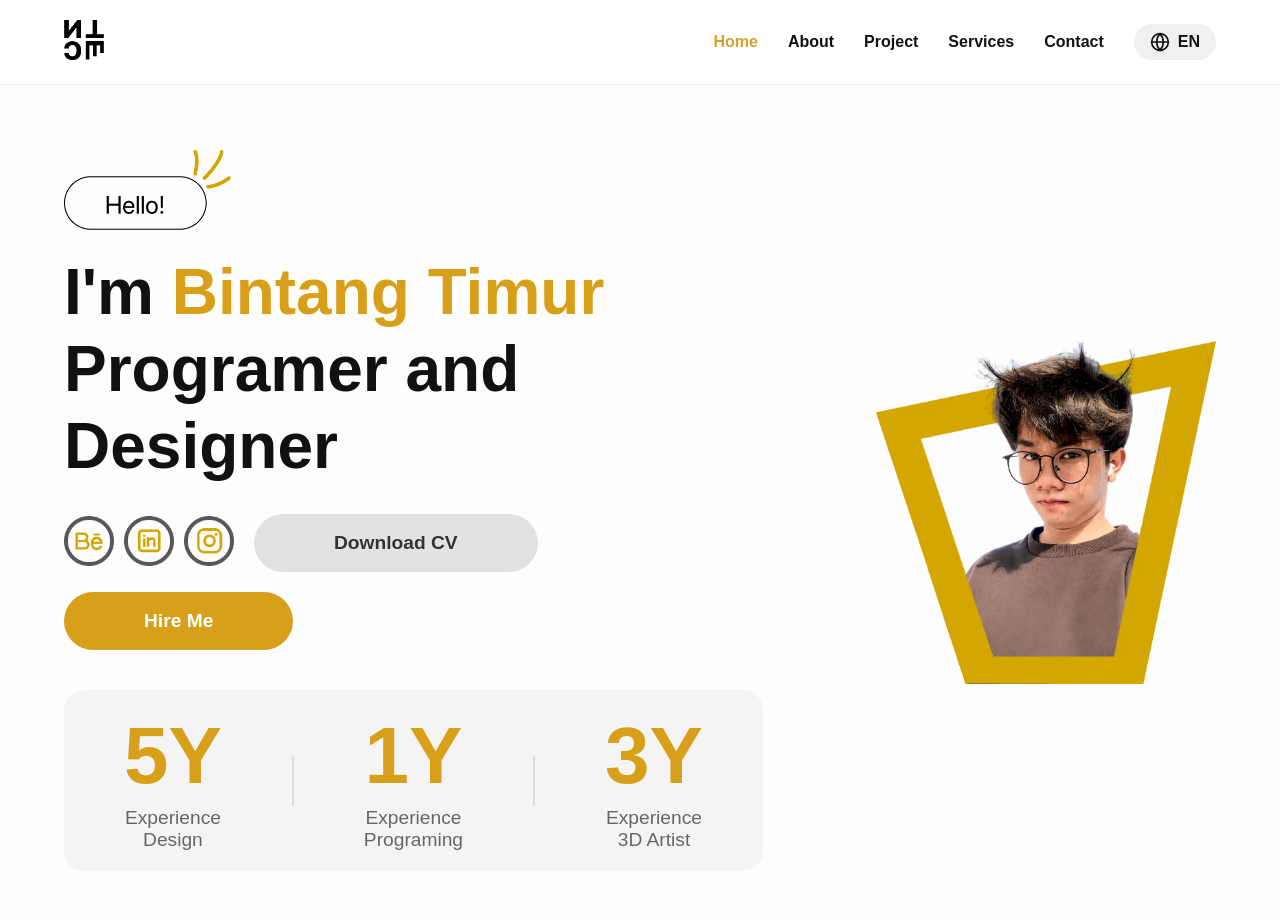
<file: index-en.html>
<!DOCTYPE html>
<html lang="id">
<head>
    <meta charset="UTF-8">
    <meta name="viewport" content="width=device-width, initial-scale=1.0">
    <title>Bintang Timur - Portfolio</title>
    <link rel="stylesheet" href="filecss/style.css">
</head>
<body>

    <header class="header-glass">
        <nav>
            <div class="logo">
                <img src="images/logo.png" alt="Logo Bintang">
            </div>

            <input type="checkbox" id="menu-toggle" class="menu-checkbox">
            <label for="menu-toggle" class="menu-icon">&#9776;</label> <div class="nav-menu">
                <ul class="nav-links">
                    <li><a href="index-en.html" class="active">Home</a></li>
                    <li><a href="about-en.html">About</a></li>
                    <li><a href="project-en.html">Project</a></li>
                    <li><a href="service-en.html">Services</a></li>
                    <li><a href="contact-en.html">Contact</a></li>
                </ul>
                <div class="lang-btn">
                    <a href="index.html" class="btn-lang">
                        <svg width="20" height="20" viewBox="0 0 24 24" fill="none" stroke="currentColor" stroke-width="2" stroke-linecap="round" stroke-linejoin="round">
                            <circle cx="12" cy="12" r="10"></circle>
                            <line x1="2" y1="12" x2="22" y2="12"></line>
                            <path d="M12 2a15.3 15.3 0 0 1 4 10 15.3 15.3 0 0 1-4 10 15.3 15.3 0 0 1-4-10 15.3 15.3 0 0 1 4-10z"></path>
                        </svg>
                        EN
                    </a>
                </div>
            </div>
        </nav>
    </header>

    <main>
        <section class="hero">
            <div class="hero-left">
                <img src="images/hello-en.png" alt="Hello" class="hello-img">
                
                <h1>I'm <span class="highlight">Bintang Timur</span><br>Programer and Designer</h1>
                
                <div class="action-group">
                    <div class="social-links">
                        <a href="https://www.behance.net/bintangtimur4" target="_blank"><img src="images/icon-be.png" alt="Behance"></a>
                        <a href="https://www.linkedin.com/in/bintang-timur-centaury/" target="_blank"><img src="images/icon-in.png" alt="LinkedIn"></a>
                        <a href="https://www.instagram.com/wangsheng.boys?igsh=MWlxODg0eXZhenJ0Ng%3D%3D&utm_source=qr" target="_blank"><img src="images/icon-ig.png" alt="Instagram"></a>
                    </div>
                    
                    <a href="docs/cv-bintang.pdf" download class="btn btn-cv">Download CV</a>
                    <a href="contact-en.html" class="btn btn-hire">Hire Me</a>
                </div>

                <div class="stats-box">
                    <div class="stat-item">
                        <h2>5Y</h2>
                        <p>Experience<br>Design</p>
                    </div>
                    <div class="divider"></div>
                    <div class="stat-item">
                        <h2>1Y</h2>
                        <p>Experience<br>Programing</p>
                    </div>
                    <div class="divider"></div>
                    <div class="stat-item">
                        <h2>3Y</h2>
                        <p>Experience<br>3D Artist</p>
                    </div>
                </div>
            </div>

            <div class="hero-right">
                <img src="images/foto-profil.webp" alt="Bintang Timur" class="profile-img">
            </div>
        </section>
    </main>

</body>
</html>
</file>
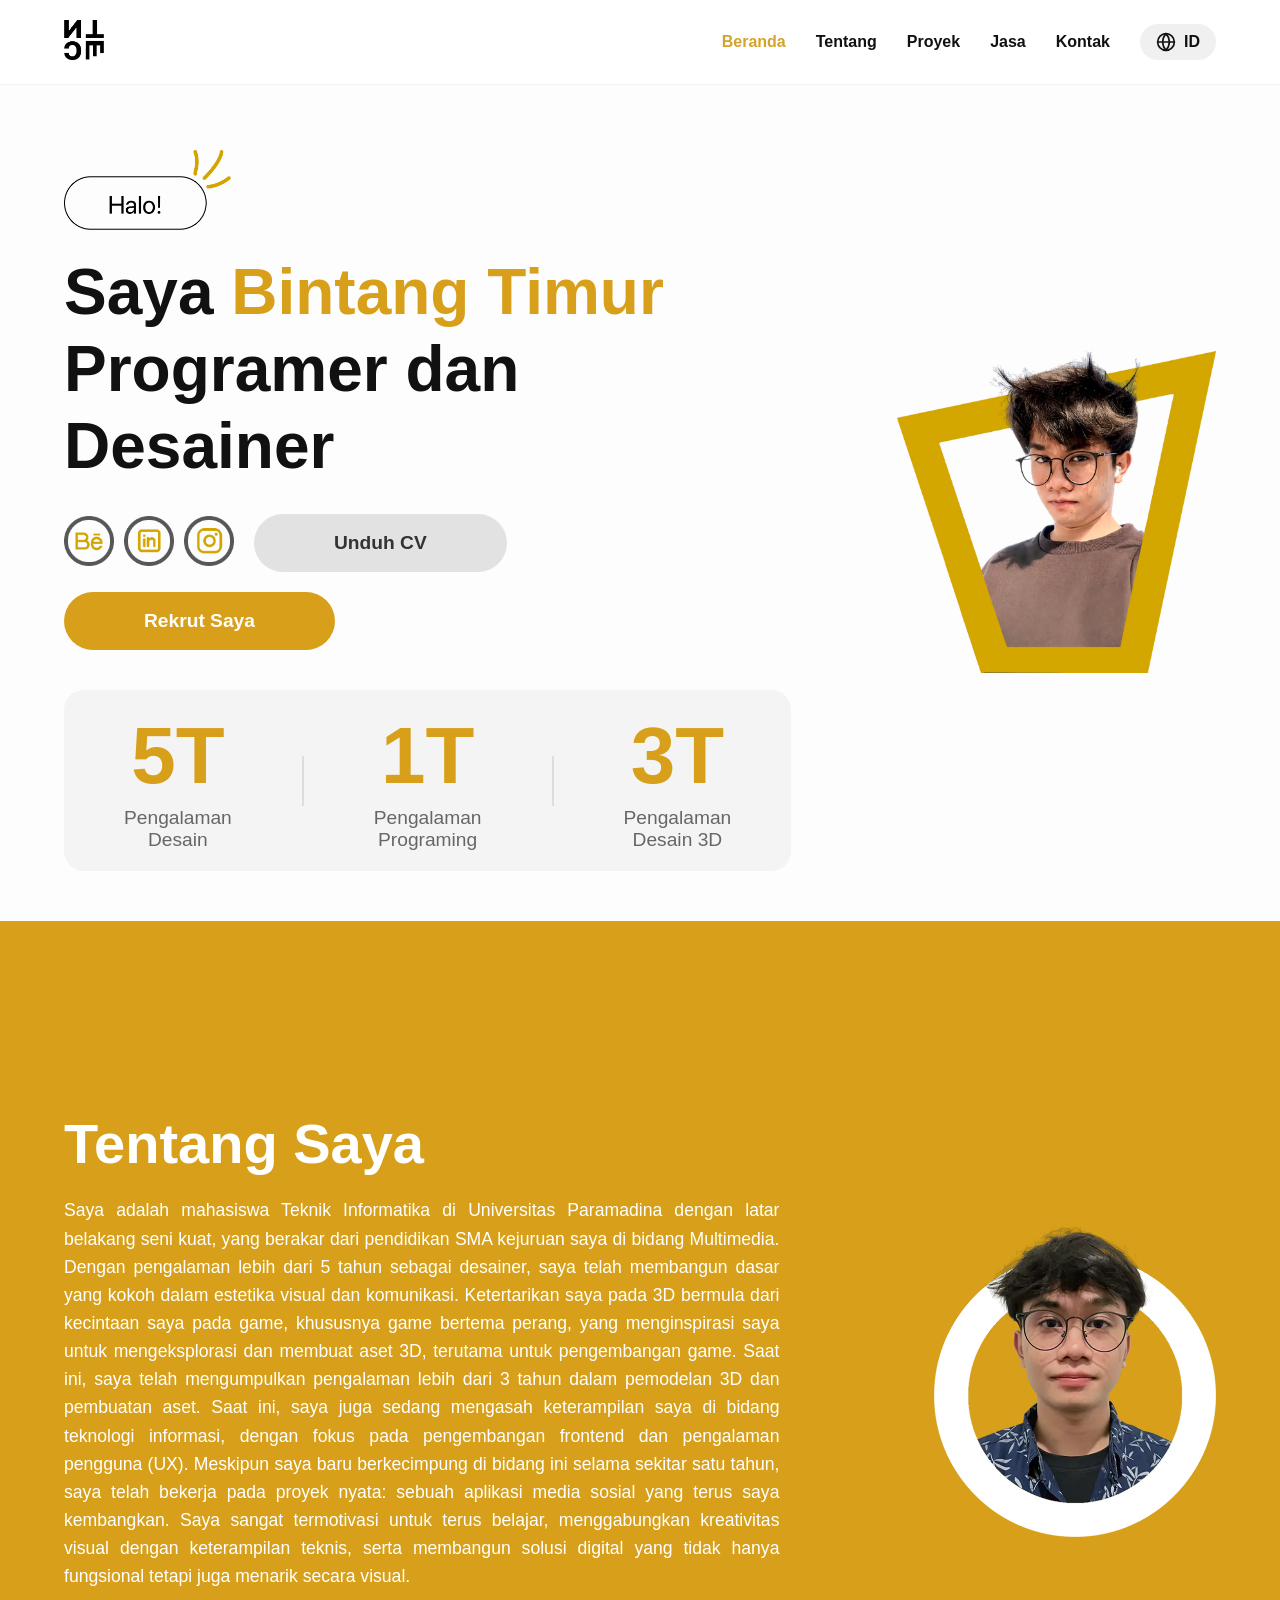
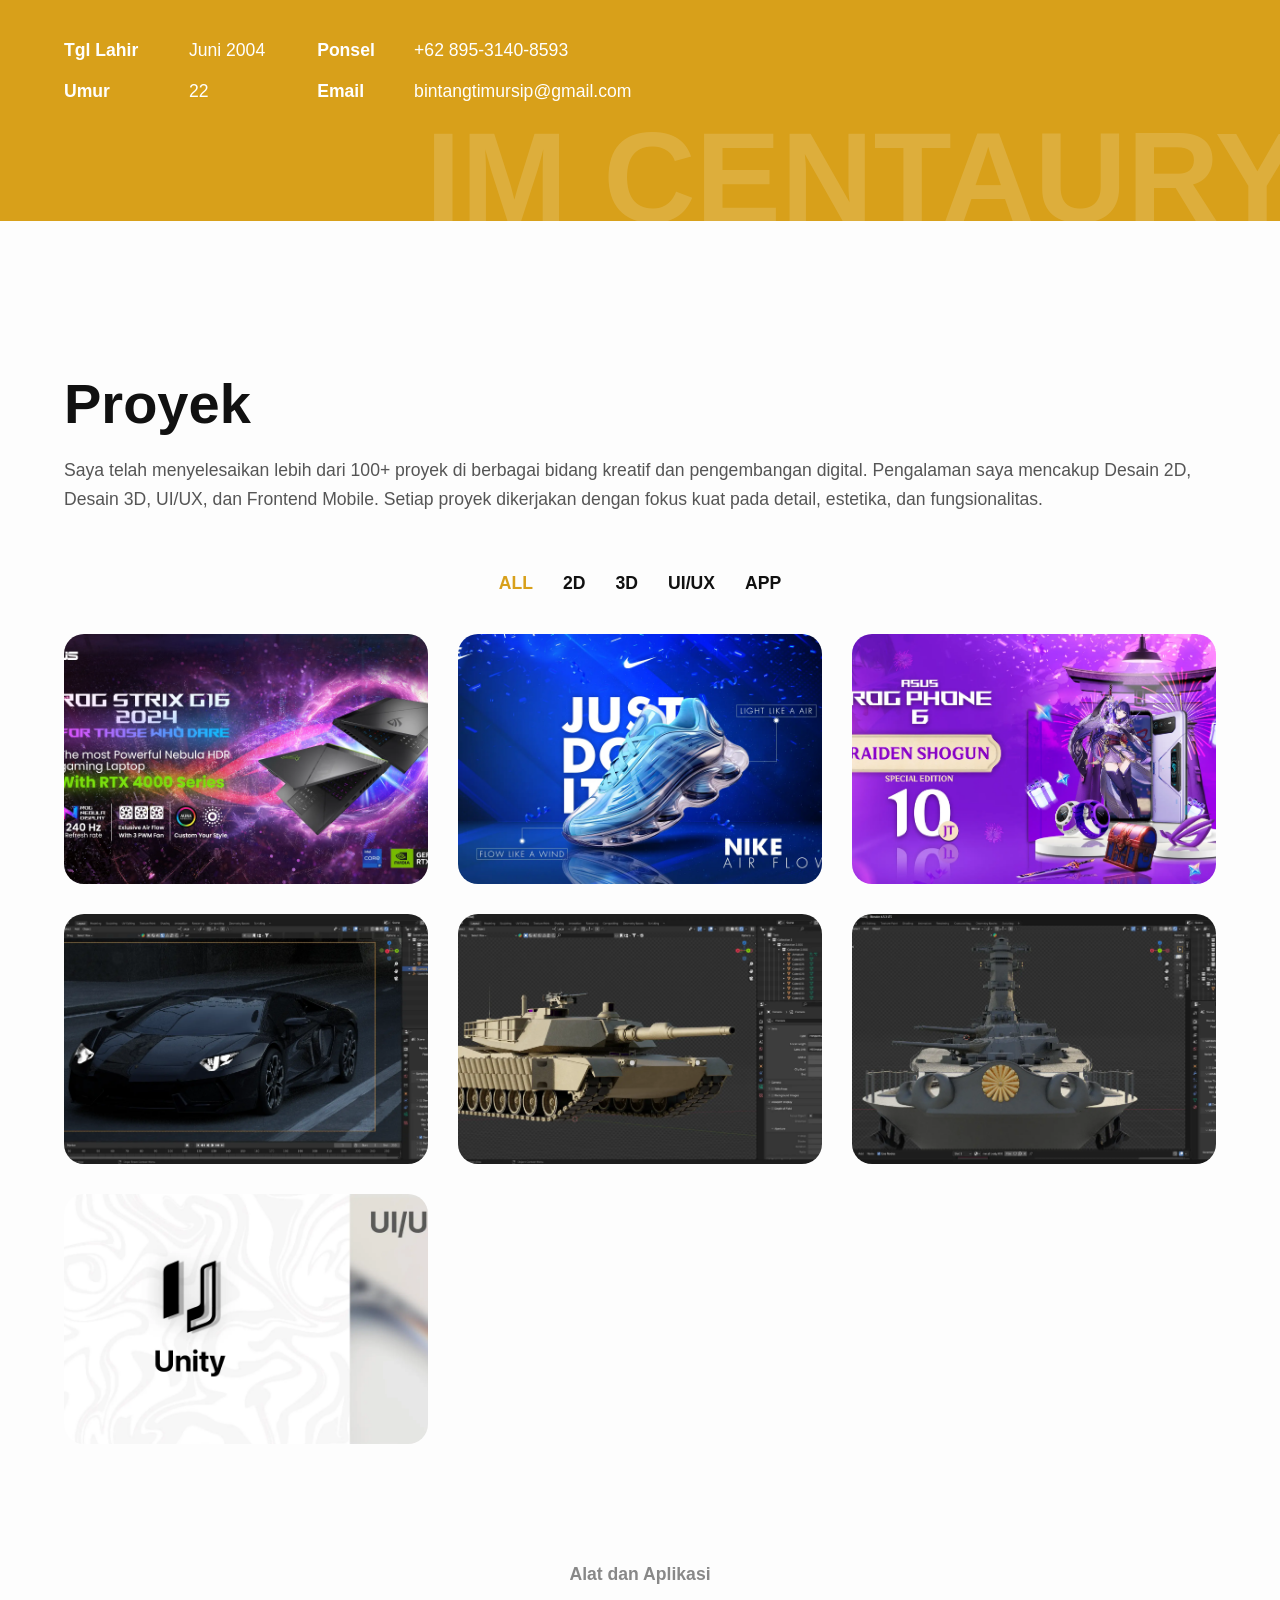
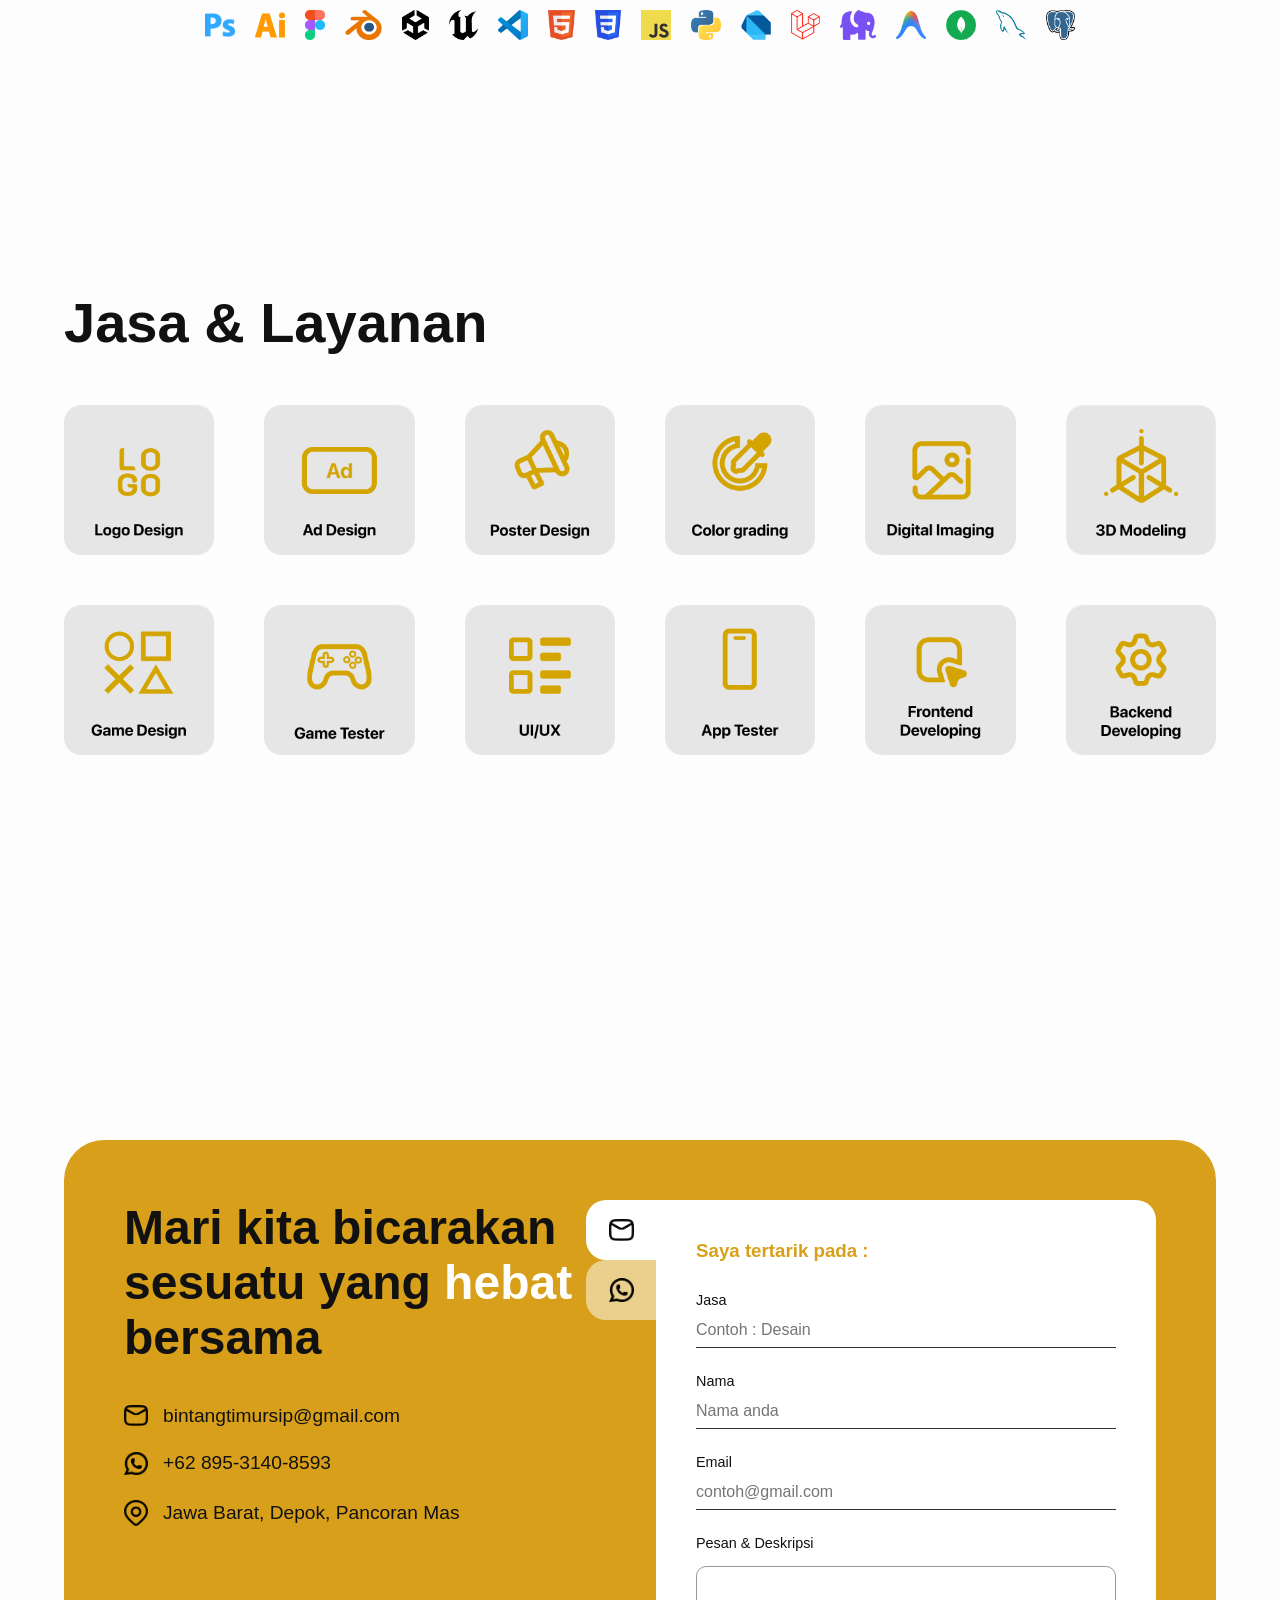
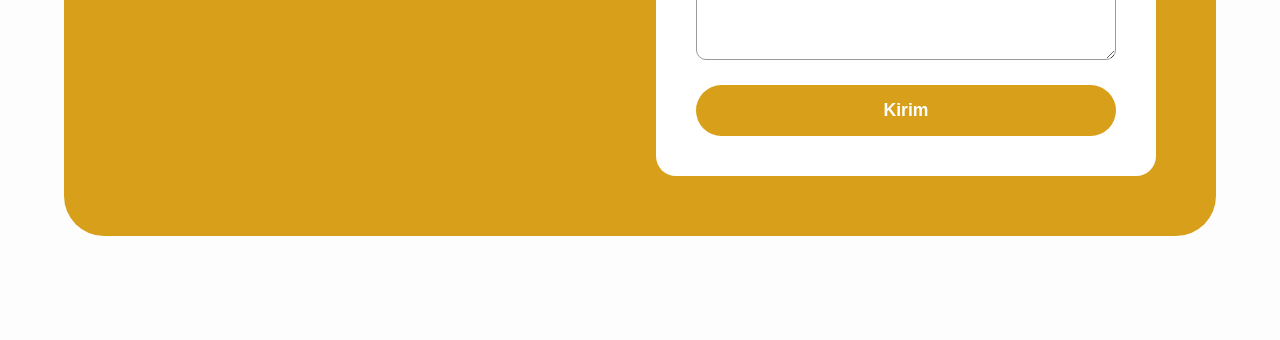
<file: index-id.html>
<!DOCTYPE html>
<html lang="id">
<head>
    <meta charset="UTF-8">
    <meta name="viewport" content="width=device-width, initial-scale=1.0">
    <title>Bintang Timur - Portfolio</title>
    <link rel="stylesheet" href="filecss/style.css">
    <link rel="stylesheet" href="filecss/about.css">
    <link rel="stylesheet" href="filecss/project.css">
    <link rel="stylesheet" href="filecss/service.css">
    <link rel="stylesheet" href="filecss/contact.css">
</head>
<body>

    <header class="header-glass">
        <nav>
            <div class="logo">
                <img src="images/logo.png" alt="Logo Bintang">
            </div>

            <input type="checkbox" id="menu-toggle" class="menu-checkbox">
            <label for="menu-toggle" class="menu-icon">&#9776;</label> <div class="nav-menu">
                <ul class="nav-links">
                    <li><a href="#home" class="active">Beranda</a></li>
                    <li><a href="#about">Tentang</a></li>
                    <li><a href="#project">Proyek</a></li>
                    <li><a href="#service">Jasa</a></li>
                    <li><a href="#contact">Kontak</a></li>
                </ul>
                <div class="lang-btn">
                    <a href="index.html" class="btn-lang">
                        <svg width="20" height="20" viewBox="0 0 24 24" fill="none" stroke="currentColor" stroke-width="2" stroke-linecap="round" stroke-linejoin="round">
                            <circle cx="12" cy="12" r="10"></circle>
                            <line x1="2" y1="12" x2="22" y2="12"></line>
                            <path d="M12 2a15.3 15.3 0 0 1 4 10 15.3 15.3 0 0 1-4 10 15.3 15.3 0 0 1-4-10 15.3 15.3 0 0 1 4-10z"></path>
                        </svg>
                        ID
                    </a>
                </div>
            </div>
        </nav>
    </header>

    <main>
<section id="home" class="hero">
            <div class="hero-left">
                <img src="images/hello-id.png" alt="Hello" class="hello-img">
                
                <h1>Saya <span class="highlight">Bintang Timur</span><br>Programer dan Desainer</h1>
                
                <div class="action-group">
                    <div class="social-links">
                        <a href="https://www.behance.net/bintangtimur4" target="_blank"><img src="images/icon-be.png" alt="Behance"></a>
                        <a href="https://www.linkedin.com/in/bintang-timur-centaury/" target="_blank"><img src="images/icon-in.png" alt="LinkedIn"></a>
                        <a href="https://www.instagram.com/wangsheng.boys?igsh=MWlxODg0eXZhenJ0Ng%3D%3D&utm_source=qr" target="_blank"><img src="images/icon-ig.png" alt="Instagram"></a>
                    </div>
                    
                    <a href="docs/cv-bintang.pdf" download class="btn btn-cv">Unduh CV</a>
                    <a href="contact.html" class="btn btn-hire">Rekrut Saya</a>
                </div>

                <div class="stats-box">
                    <div class="stat-item">
                        <h2>5T</h2>
                        <p>Pengalaman<br>Desain</p>
                    </div>
                    <div class="divider"></div>
                    <div class="stat-item">
                        <h2>1T</h2>
                        <p>Pengalaman<br>Programing</p>
                    </div>
                    <div class="divider"></div>
                    <div class="stat-item">
                        <h2>3T</h2>
                        <p>Pengalaman<br>Desain 3D</p>
                    </div>
                </div>
            </div>

            <div class="hero-right">
                <img src="images/foto-profil.webp" alt="Bintang Timur" class="profile-img">
            </div>
        </section>

<section id="about" class="about-section">
            <div class="about-bg-text">IM CENTAURY</div>
            
            <div class="about-container">
                <div class="about-left">
                    <h1>Tentang Saya</h1>
                    <p>Saya adalah mahasiswa Teknik Informatika di Universitas Paramadina dengan latar belakang seni kuat, yang berakar dari pendidikan SMA kejuruan saya di bidang Multimedia. Dengan pengalaman lebih dari 5 tahun sebagai desainer, saya telah membangun dasar yang kokoh dalam estetika visual dan komunikasi. Ketertarikan saya pada 3D bermula dari kecintaan saya pada game, khususnya game bertema perang, yang menginspirasi saya untuk mengeksplorasi dan membuat aset 3D, terutama untuk pengembangan game. Saat ini, saya telah mengumpulkan pengalaman lebih dari 3 tahun dalam pemodelan 3D dan pembuatan aset. Saat ini, saya juga sedang mengasah keterampilan saya di bidang teknologi informasi, dengan fokus pada pengembangan frontend dan pengalaman pengguna (UX). Meskipun saya baru berkecimpung di bidang ini selama sekitar satu tahun, saya telah bekerja pada proyek nyata: sebuah aplikasi media sosial yang terus saya kembangkan. Saya sangat termotivasi untuk terus belajar, menggabungkan kreativitas visual dengan keterampilan teknis, serta membangun solusi digital yang tidak hanya fungsional tetapi juga menarik secara visual.</p>

                    <table class="about-table">
                        <tr>
                            <td><strong>Tgl Lahir</strong></td>
                            <td>Juni 2004</td>
                            <td><strong>Ponsel</strong></td>
                            <td>+62 895-3140-8593</td>
                        </tr>
                        <tr>
                            <td><strong>Umur</strong></td>
                            <td><span class="user-age">21</span></td>
                            <td><strong>Email</strong></td>
                            <td>bintangtimursip@gmail.com</td>
                        </tr>
                    </table>
                </div>

                <div class="about-right">
                    <img src="images/foto-about.webp" alt="Profil Bintang">
                </div>
            </div>
        </section>

<section id="project" class="project-section">
            <div class="project-container">
                
                <div class="project-header">
                    <h1>Proyek</h1>
                    <p>Saya telah menyelesaikan lebih dari 100+ proyek di berbagai bidang kreatif dan pengembangan digital. Pengalaman saya mencakup Desain 2D, Desain 3D, UI/UX, dan Frontend Mobile. Setiap proyek dikerjakan dengan fokus kuat pada detail, estetika, dan fungsionalitas.</p>
                </div>

                <input type="radio" id="filter-all" name="kategori" checked>
                <input type="radio" name="slider" id="close-slider" checked> 

                <!--Project 1-->
                <input type="radio" name="slider" id="p1-slide1">
                <input type="radio" name="slider" id="p1-slide2">
                <input type="radio" name="slider" id="p1-slide3">

                <!--Project 2-->
                <input type="radio" name="slider" id="p2-slide1">
                <input type="radio" name="slider" id="p2-slide2">
                <input type="radio" name="slider" id="p2-slide3">

                <!--Project 3-->
                <input type="radio" name="slider" id="p3-slide1">
                <input type="radio" name="slider" id="p3-slide2">
                <input type="radio" name="slider" id="p3-slide3">

                <!--Project 4-->
                <input type="radio" name="slider" id="p4-slide1">
                <input type="radio" name="slider" id="p4-slide2">

                <!--Project 5-->
                <input type="radio" name="slider" id="p5-slide1">
                <input type="radio" name="slider" id="p5-slide2">

                <!--Project 6-->
                <input type="radio" name="slider" id="p6-slide1">
                <input type="radio" name="slider" id="p6-slide2">
                <input type="radio" name="slider" id="p6-slide3">
                <input type="radio" name="slider" id="p6-slide4">
                
                <input type="radio" name="slider" id="p7-slide1">
                <input type="radio" name="slider" id="p7-slide2">
                <input type="radio" name="slider" id="p7-slide3">
                <input type="radio" name="slider" id="p7-slide4">
                <input type="radio" name="slider" id="p7-slide5">
                <input type="radio" name="slider" id="p7-slide6">

                <input type="radio" id="filter-2d" name="kategori">
                <input type="radio" id="filter-3d" name="kategori">
                <input type="radio" id="filter-uiux" name="kategori">
                <input type="radio" id="filter-app" name="kategori">

                <div class="filter-menu">
                    <label for="filter-all">ALL</label>
                    <label for="filter-2d">2D</label>
                    <label for="filter-3d">3D</label>
                    <label for="filter-uiux">UI/UX</label>
                    <label for="filter-app">APP</label>
                </div>

                <div class="project-grid">
                    <div class="project-card kat-2d">
                        <label for="p1-slide1">
                            <img src="images/proj1-1.webp" alt="Desain">
                        </label>
                    </div>
                    
                    <div class="project-card kat-2d">
                        <label for="p2-slide1">
                            <img src="images/proj2-1.webp" alt="Desain">
                        </label>
                    </div>

                    <div class="project-card kat-2d">
                        <label for="p3-slide1">
                            <img src="images/proj-3.1.webp" alt="Desain">
                        </label>
                    </div>

                    <div class="project-card kat-3d">
                        <label for="p4-slide1">  
                            <img src="images/proj4-1.webp" alt="3D Model">
                        </label>
                    </div>

                    <div class="project-card kat-3d">
                        <label for="p5-slide1">
                            <img src="images/proj5-1.webp" alt="3D Model">
                        </label>
                    </div>

                    <div class="project-card kat-3d">
                        <label for="p6-slide1">
                            <img src="images/proj6-1.webp" alt="3D Model">
                        </label>
                    </div>  
                    
                    <div class="project-card kat-uiux">
                        <label for="p7-slide1">
                            <img src="images/proj7-1.webp" alt="UI/UX">
                        </label>
                    </div>  

                </div>

                <div class="tools-section">
                    <h3>Alat dan Aplikasi</h3>
                    <div class="tools-container">
                        <img src="images/experience/Group.png" alt="Adobe Photoshop" title="Adobe Photoshop">
                        <img src="images/experience/Group-1.png" alt="Adobe Illustrator" title="Adobe Illustrator">
                        <img src="images/experience/image 8.png" alt="Figma" title="Figma">
                        <img src="images/experience/image 7.png" alt="Blender" title="Blender">
                        <img src="images/experience/Vector.png" alt="Unity" title="Unity">
                        <img src="images/experience/Untitled-1 1.png" alt="Unreal Engine" title="Unreal Engine">
                        <img src="images/experience/image 5.png" alt="Visual Studio Code" title="Visual Studio Code">
                        <img src="images/experience/image 13.png" alt="HTML5" title="HTML5">
                        <img src="images/experience/image 14.png" alt="CSS3" title="CSS3">
                        <img src="images/experience/image 10.png" alt="JavaScript" title="JavaScript">
                        <img src="images/experience/image 9.png" alt="Python" title="Python">
                        <img src="images/experience/image 6.png" alt="Flutter" title="Flutter">
                        <img src="images/experience/image 11.png" alt="Laravel" title="Laravel">
                        <img src="images/experience/Untitled-1 2.png" alt="PHP" title="PHP">
                        <img src="images/experience/image 12.png" alt="Google Antigravity" title="Google Antigravity">
                        <img src="images/experience/image 15.png" alt="MongoDB" title="MongoDB">
                        <img src="images/experience/image 16.png" alt="MySQL" title="MySQL">
                        <img src="images/experience/image 17.png" alt="PostgreSQL" title="PostgreSQL">
                    </div>
                </div>

                <div class="lightbox">
                        <label for="close-slider" class="close-btn">&times;</label>

                         <div class="lightbox-content">
                            
                            <!--Group Project 1-->
                            <div class="slide-group p1-group">
                                
                                <div class="slide p1-s1">
                                    <img src="images/proj1-1.webp" alt="Detail 1">
                                    <label for="p1-slide2" class="nav-btn next-btn">&#10095;</label>
                                </div>
    
                                <div class="slide p1-s2">
                                    <label for="p1-slide1" class="nav-btn prev-btn">&#10094;</label>
                                    <img src="images/proj1-2.webp" alt="Detail 2">
                                    <label for="p1-slide3" class="nav-btn next-btn">&#10095;</label>
                                </div>

                                <div class="slide p1-s3">
                                    <label for="p1-slide2" class="nav-btn prev-btn">&#10094;</label>
                                    <img src="images/proj1-3.webp" alt="Detail 3">
                                </div>
                            </div>

                            <!--Group Project 2-->
                            <div class="slide-group p2-group">
                                
                                <div class="slide p2-s1">
                                    <img src="images/proj2-1.webp" alt="Detail 1">
                                    <label for="p2-slide2" class="nav-btn next-btn">&#10095;</label>
                                </div>
    
                                <div class="slide p2-s2">
                                    <label for="p2-slide1" class="nav-btn prev-btn">&#10094;</label>
                                    <img src="images/proj2-2.webp" alt="Detail 2">
                                    <label for="p2-slide3" class="nav-btn next-btn">&#10095;</label>
                                </div>

                                <div class="slide p2-s3">
                                    <label for="p2-slide2" class="nav-btn prev-btn">&#10094;</label>
                                    <img src="images/proj2-3.webp" alt="Detail 3">
                                </div>
                            </div>

                            <!--Group Project 3-->
                            <div class="slide-group p3-group">
                                
                                <div class="slide p3-s1">
                                    <img src="images/proj-3.1.webp" alt="Detail 1">
                                    <label for="p3-slide2" class="nav-btn next-btn">&#10095;</label>
                                </div>
    
                                <div class="slide p3-s2">
                                    <label for="p3-slide1" class="nav-btn prev-btn">&#10094;</label>
                                    <img src="images/proj3-2.webp" alt="Detail 2">
                                    <label for="p3-slide3" class="nav-btn next-btn">&#10095;</label>
                                </div>

                                <div class="slide p3-s3">
                                    <label for="p3-slide2" class="nav-btn prev-btn">&#10094;</label>
                                    <img src="images/proj3-3.webp" alt="Detail 3">
                                </div>
                            </div>

                            <!--Group Project 4-->
                            <div class="slide-group p4-group">
                                
                                <div class="slide p4-s1">
                                    <img src="images/proj4-1.webp" alt="Detail 1">
                                    <label for="p4-slide2" class="nav-btn next-btn">&#10095;</label>
                                </div>
    
                                <div class="slide p4-s2">
                                    <img src="images/proj4-2.webp" alt="Detail 2">
                                    <label for="p4-slide1" class="nav-btn prev-btn">&#10094;</label>
                                </div>
                            </div>

                            <!--Group Project 5-->
                            <div class="slide-group p5-group">
                                
                                <div class="slide p5-s1">
                                    <img src="images/proj5-1.webp" alt="Detail 1">
                                    <label for="p5-slide2" class="nav-btn next-btn">&#10095;</label>
                                </div>
    
                                <div class="slide p5-s2">
                                    <img src="images/proj5-2.webp" alt="Detail 2">
                                    <label for="p5-slide1" class="nav-btn prev-btn">&#10094;</label>
                                </div>
                            </div>

                            <!--Group Project 6-->
                            <div class="slide-group p6-group">
                                
                                <div class="slide p6-s1">
                                    <img src="images/proj6-1.webp" alt="Detail 1">
                                    <label for="p6-slide2" class="nav-btn next-btn">&#10095;</label>
                                </div>
    
                                <div class="slide p6-s2">
                                    <label for="p6-slide1" class="nav-btn prev-btn">&#10094;</label>
                                    <img src="images/proj6-2.webp" alt="Detail 2">
                                    <label for="p6-slide3" class="nav-btn next-btn">&#10095;</label>
                                </div>

                                 <div class="slide p6-s3">
                                    <label for="p6-slide2" class="nav-btn prev-btn">&#10094;</label>
                                    <img src="images/proj6-3.webp" alt="Detail 2">
                                    <label for="p6-slide4" class="nav-btn next-btn">&#10095;</label>
                                </div>

                                <div class="slide p6-s4">
                                    <label for="p6 slide3" class="nav-btn prev-btn">&#10094;</label>
                                    <img src="images/proj6-4.webp" alt="Detail 3">
                                </div>
                            </div>

                            <div class="slide-group p7-group">
                                
                                <div class="slide p7-s1">
                                    <img src="images/proj7-1.webp" alt="Detail 1">
                                    <label for="p7-slide2" class="nav-btn next-btn">&#10095;</label>
                                </div>
    
                                <div class="slide p7-s2">
                                    <label for="p7-slide1" class="nav-btn prev-btn">&#10094;</label>
                                    <img src="images/proj7-2.webp" alt="Detail 2">
                                    <label for="p7-slide3" class="nav-btn next-btn">&#10095;</label>
                                </div>

                                 <div class="slide p7-s3">
                                    <label for="p7-slide2" class="nav-btn prev-btn">&#10094;</label>
                                    <img src="images/proj7-3.webp" alt="Detail 3">
                                    <label for="p7-slide4" class="nav-btn next-btn">&#10095;</label>
                                </div>

                                <div class="slide p7-s4">
                                    <label for="p7-slide3" class="nav-btn prev-btn">&#10094;</label>
                                    <img src="images/proj7-4.webp" alt="Detail 4">
                                    <label for="p7-slide5" class="nav-btn next-btn">&#10095;</label>
                                </div>

                                <div class="slide p7-s5">
                                    <label for="p7-slide4" class="nav-btn prev-btn">&#10094;</label>
                                    <img src="images/proj7-5.webp" alt="Detail 5">
                                    <label for="p7-slide6" class="nav-btn next-btn">&#10095;</label>
                                </div>

                                <div class="slide p7-s6">
                                    <label for="p7-slide5" class="nav-btn prev-btn">&#10094;</label>
                                    <img src="images/proj7-6.webp" alt="Detail 6">
                                </div>
                            </div>

                        </div>
                </div>
            </div>
        </section>

<section id="service" class="service-section">
            <div class="service-container">
                
                <h1>Jasa & Layanan</h1>

                <div class="service-grid">
                    <div class="service-card">
                        <img src="images/serv-1.png" alt="Logo Design">
                    </div>
                    <div class="service-card">
                        <img src="images/serv-2.png" alt="Ad Design">
                    </div>
                    <div class="service-card">
                        <img src="images/serv-3.png" alt="Digital Imaging">
                    </div>
                    <div class="service-card">
                        <img src="images/serv-4.png" alt="3D Modeling">
                    </div>
                    <div class="service-card">
                        <img src="images/serv-5.png" alt="Game Design">
                    </div>
                    <div class="service-card">
                        <img src="images/serv-6.png" alt="UI/UX">
                    </div>
                    <div class="service-card">
                        <img src="images/serv-7.png" alt="Frontend Developing">
                    </div>
                    <div class="service-card">
                        <img src="images/serv-8.png" alt="Backend Developing">
                    </div>
                    <div class="service-card">
                        <img src="images/serv-9.png" alt="Backend Developing">
                    </div>
                    <div class="service-card">
                        <img src="images/serv-10.png" alt="Backend Developing">
                    </div>
                    <div class="service-card">
                        <img src="images/serv-11.png" alt="Backend Developing">
                    </div>
                    <div class="service-card">
                        <img src="images/serv-12.png" alt="Backend Developing">
                    </div>
                </div>

            </div>
        </section>

<section id="contact" class="contact-section">
            
            <input type="radio" name="contact-tab" id="tab-email" checked>
            <input type="radio" name="contact-tab" id="tab-wa">

            <div class="contact-box">
                
                <div class="contact-info">
                    <h1>Mari kita bicarakan<br>sesuatu yang <strong>hebat</strong><br>bersama</h1>
                    
                    <ul class="info-list">
                        <li><img src="images/icon-mail-line.png" alt="Email"> bintangtimursip@gmail.com</li>
                        <li><img src="images/icon-wa-line.png" alt="WA"> +62 895-3140-8593</li>
                        <li><img src="images/icon-loc-line.png" alt="Location"> Jawa Barat, Depok, Pancoran Mas</li>
                    </ul>
                </div>

                <div class="contact-card">
                    
                    <div class="tabs">
                        <label for="tab-email" class="tab-btn btn-email">
                            <img src="images/icon-mail-line.png" alt="Tab Email">
                        </label>
                        <label for="tab-wa" class="tab-btn btn-wa">
                            <img src="images/icon-wa-line.png" alt="Tab WA">
                        </label>
                    </div>

                    <div class="card-content content-email">
                        <h3>Saya tertarik pada :</h3>
                        
                        <form action="https://formspree.io/f/mojyelna" method="POST">
                            <div class="input-group">
                                <label>Jasa</label>
                                <input type="text" name="service" placeholder="Contoh : Desain" required>
                            </div>
                            
                            <div class="input-group">
                                <label>Nama</label>
                                <input type="text" name="name" placeholder="Nama anda" required>
                            </div>
                            
                            <div class="input-group">
                                <label>Email</label>
                                <input type="email" name="email" placeholder="contoh@gmail.com" required>
                            </div>
                            
                            <div class="input-group">
                                <label>Pesan & Deskripsi</label>
                                <textarea name="message" rows="4" required></textarea>
                            </div>
                            
                            <button type="submit" class="submit-btn">Kirim</button>
                        </form>
                    </div>

                    <div class="card-content content-wa">
                        <div class="wa-profil-box">
                            <img src="images/foto-profil-bulat.png" alt="Bintang" class="foto-bulat">
                            <p class="wa-teks-profil">
                                <span class="teks-hijau">Hai</span><br>
                                <span class="teks-hitam">ada yang bisa</span><br>
                                <span class="teks-hijau">saya bantu</span>
                            </p>
                        </div>
                        
                        <a href="https://wa.me/6289531408593" target="_blank" class="wa-qr-box">
                            <div class="wa-text">
                                <div class="wa-logo-title">
                                    <img src="images/icon-wa-logo.png" alt="WhatsApp"> 
                                </div>
                                <div class="wa-scan-text">
                                    <span class="teks-hitam">Pindai</span> <span class="teks-putih">disini !</span>
                                </div>
                            </div>
                            <img src="images/qr-code.png" alt="QR Code" class="qr-img">
                        </a>
                    </div>
                </div>
            </div>
        </section>
    </main>

    <script src="js/script.js"></script>
</body>
</html>
</file>
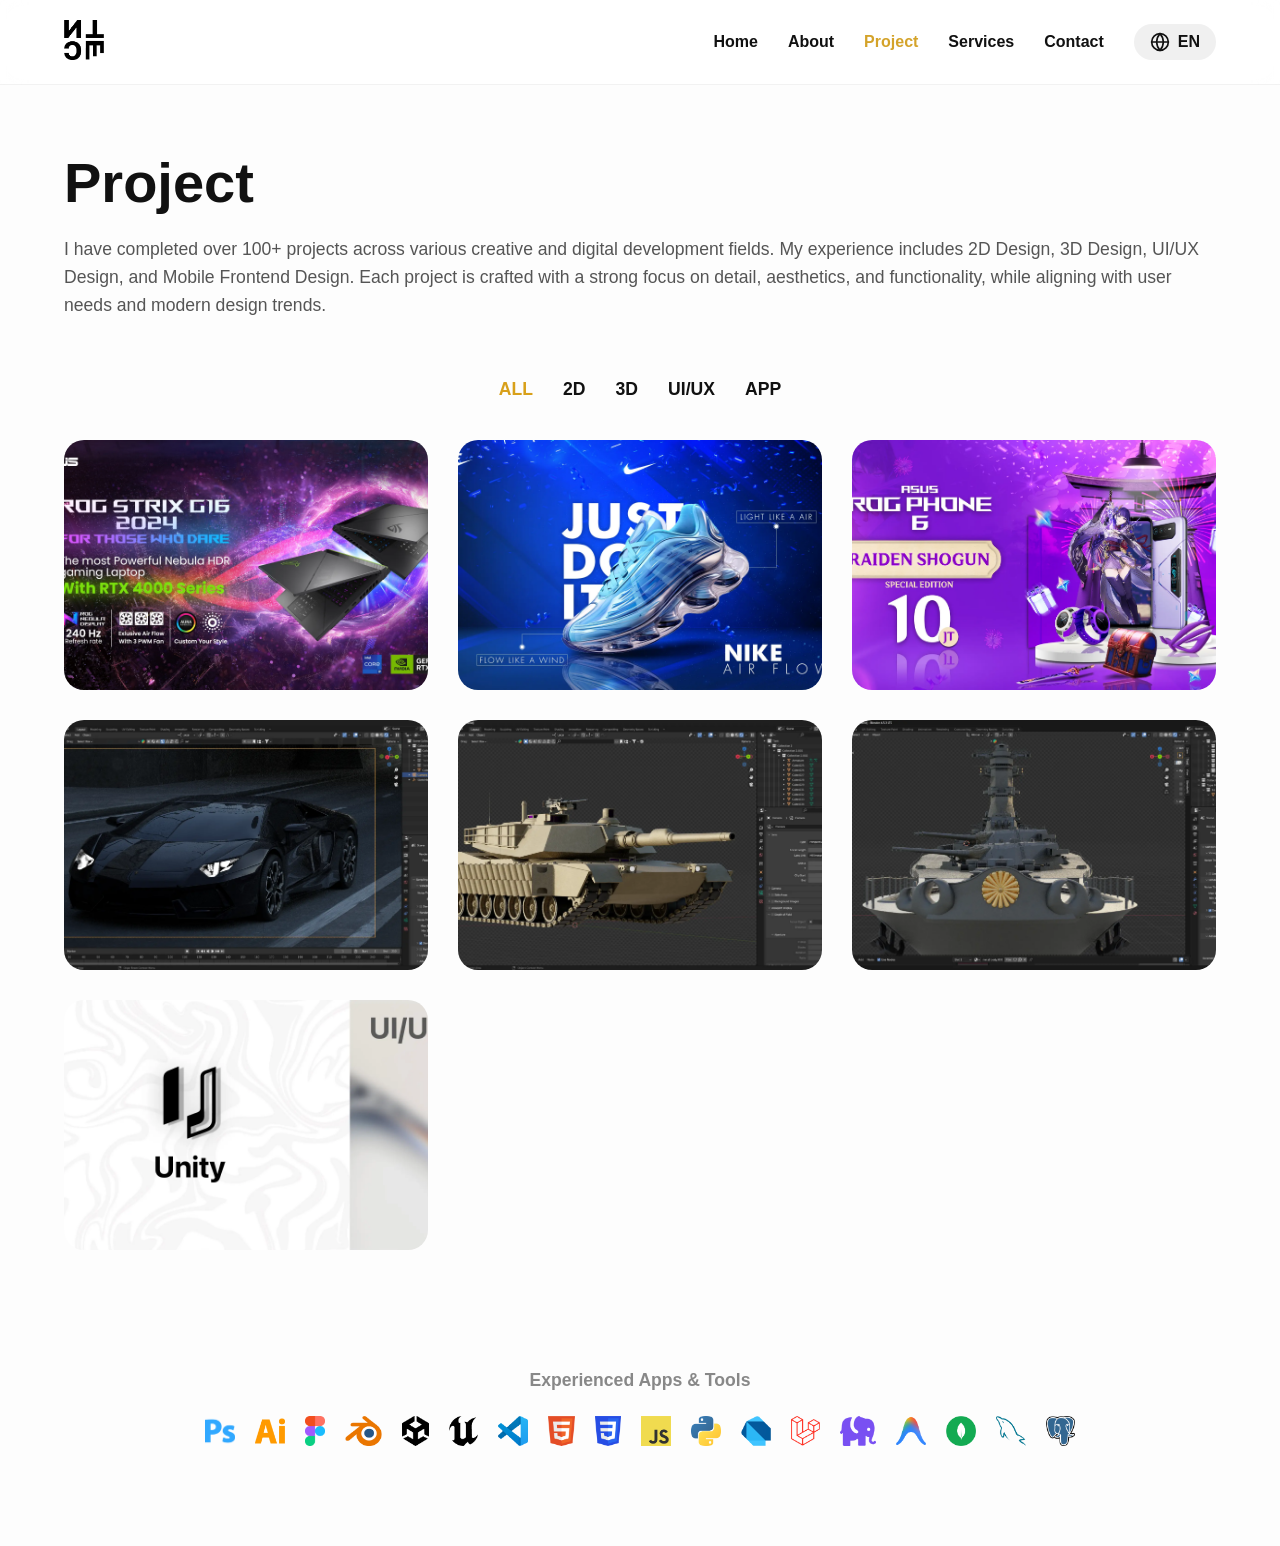
<file: project-en.html>
<!DOCTYPE html>
<html lang="id">
<head>
    <meta charset="UTF-8">
    <meta name="viewport" content="width=device-width, initial-scale=1.0">
    <title>Bintang Timur - Portfolio</title>
    <link rel="stylesheet" href="filecss/style.css">
    <link rel="stylesheet" href="filecss/project.css"> 
</head>
<body>
    <header class="header-glass">
        <nav>
            <div class="logo">
                <img src="images/logo.png" alt="Logo Bintang">
            </div>

            <input type="checkbox" id="menu-toggle" class="menu-checkbox">
            <label for="menu-toggle" class="menu-icon">&#9776;</label> 
            
            <div class="nav-menu">
                <ul class="nav-links">
                    <li><a href="index.html">Home</a></li>
                    <li><a href="about-en.html">About</a></li>
                    <li><a href="project-en.html" class="active">Project</a></li>
                    <li><a href="service-en.html">Services</a></li>
                    <li><a href="contact-en.html">Contact</a></li>
                </ul>
                
                <div class="lang-btn">
                    <a href="project.html" class="btn-lang">
                        <svg width="20" height="20" viewBox="0 0 24 24" fill="none" stroke="currentColor" stroke-width="2" stroke-linecap="round" stroke-linejoin="round">
                            <circle cx="12" cy="12" r="10"></circle>
                            <line x1="2" y1="12" x2="22" y2="12"></line>
                            <path d="M12 2a15.3 15.3 0 0 1 4 10 15.3 15.3 0 0 1-4 10 15.3 15.3 0 0 1-4-10 15.3 15.3 0 0 1 4-10z"></path>
                        </svg>
                        EN
                    </a>
                </div>
            </div>
        </nav>
    </header>
    <main>
        <section class="project-section">
            <div class="project-container">
                
                <div class="project-header">
                    <h1>Project</h1>
                    <p>I have completed over 100+ projects across various creative and digital development fields. My experience includes 2D Design, 3D Design, UI/UX Design, and Mobile Frontend Design. Each project is crafted with a strong focus on detail, aesthetics, and functionality, while aligning with user needs and modern design trends.</p>
                </div>

                <input type="radio" id="filter-all" name="kategori" checked>
                <input type="radio" name="slider" id="close-slider" checked> 

                <!--Project 1-->
                <input type="radio" name="slider" id="p1-slide1">
                <input type="radio" name="slider" id="p1-slide2">
                <input type="radio" name="slider" id="p1-slide3">

                <!--Project 2-->
                <input type="radio" name="slider" id="p2-slide1">
                <input type="radio" name="slider" id="p2-slide2">
                <input type="radio" name="slider" id="p2-slide3">

                <!--Project 3-->
                <input type="radio" name="slider" id="p3-slide1">
                <input type="radio" name="slider" id="p3-slide2">
                <input type="radio" name="slider" id="p3-slide3">

                <!--Project 4-->
                <input type="radio" name="slider" id="p4-slide1">
                <input type="radio" name="slider" id="p4-slide2">

                <!--Project 5-->
                <input type="radio" name="slider" id="p5-slide1">
                <input type="radio" name="slider" id="p5-slide2">

                <!--Project 6-->
                <input type="radio" name="slider" id="p6-slide1">
                <input type="radio" name="slider" id="p6-slide2">
                <input type="radio" name="slider" id="p6-slide3">
                <input type="radio" name="slider" id="p6-slide4">

                <input type="radio" name="slider" id="p7-slide1">
                <input type="radio" name="slider" id="p7-slide2">
                <input type="radio" name="slider" id="p7-slide3">
                <input type="radio" name="slider" id="p7-slide4">
                <input type="radio" name="slider" id="p7-slide5">
                <input type="radio" name="slider" id="p7-slide6">

                <input type="radio" id="filter-2d" name="kategori">
                <input type="radio" id="filter-3d" name="kategori">
                <input type="radio" id="filter-uiux" name="kategori">
                <input type="radio" id="filter-app" name="kategori">

                <div class="filter-menu">
                    <label for="filter-all">ALL</label>
                    <label for="filter-2d">2D</label>
                    <label for="filter-3d">3D</label>
                    <label for="filter-uiux">UI/UX</label>
                    <label for="filter-app">APP</label>
                </div>

                <div class="project-grid">
                    <div class="project-card kat-2d">
                        <label for="p1-slide1">
                            <img src="images/proj1-1.webp" alt="Desain">
                        </label>
                    </div>
                    
                    <div class="project-card kat-2d">
                        <label for="p2-slide1">
                            <img src="images/proj2-1.webp" alt="Desain">
                        </label>
                    </div>

                    <div class="project-card kat-2d">
                        <label for="p3-slide1">
                            <img src="images/proj-3.1.webp" alt="Desain">
                        </label>
                    </div>

                    <div class="project-card kat-3d">
                        <label for="p4-slide1">  
                            <img src="images/proj4-1.webp" alt="3D Model">
                        </label>
                    </div>

                    <div class="project-card kat-3d">
                        <label for="p5-slide1">
                            <img src="images/proj5-1.webp" alt="3D Model">
                        </label>
                    </div>

                    <div class="project-card kat-3d">
                        <label for="p6-slide1">
                            <img src="images/proj6-1.webp" alt="3D Model">
                        </label>
                    </div> 
                    
                    <div class="project-card kat-uiux">
                        <label for="p7-slide1">
                            <img src="images/proj7-1.webp" alt="UI/UX">
                        </label>
                    </div>  

                </div>
                
                <div class="tools-section">
                    <h3>Experienced Apps & Tools</h3>
                    <div class="tools-container">
                        <img src="images/experience/Group.png" alt="Adobe Photoshop" title="Adobe Photoshop">
                        <img src="images/experience/Group-1.png" alt="Adobe Illustrator" title="Adobe Illustrator">
                        <img src="images/experience/image 8.png" alt="Figma" title="Figma">
                        <img src="images/experience/image 7.png" alt="Blender" title="Blender">
                        <img src="images/experience/Vector.png" alt="Unity" title="Unity">
                        <img src="images/experience/Untitled-1 1.png" alt="Unreal Engine" title="Unreal Engine">
                        <img src="images/experience/image 5.png" alt="Visual Studio Code" title="Visual Studio Code">
                        <img src="images/experience/image 13.png" alt="HTML5" title="HTML5">
                        <img src="images/experience/image 14.png" alt="CSS3" title="CSS3">
                        <img src="images/experience/image 10.png" alt="JavaScript" title="JavaScript">
                        <img src="images/experience/image 9.png" alt="Python" title="Python">
                        <img src="images/experience/image 6.png" alt="Flutter" title="Flutter">
                        <img src="images/experience/image 11.png" alt="Laravel" title="Laravel">
                        <img src="images/experience/Untitled-1 2.png" alt="PHP" title="PHP">
                        <img src="images/experience/image 12.png" alt="Google Antigravity" title="Google Antigravity">
                        <img src="images/experience/image 15.png" alt="MongoDB" title="MongoDB">
                        <img src="images/experience/image 16.png" alt="MySQL" title="MySQL">
                        <img src="images/experience/image 17.png" alt="PostgreSQL" title="PostgreSQL">
                    </div>
                </div>

                <div class="lightbox">
                        <label for="close-slider" class="close-btn">&times;</label>
                        
                        <div class="lightbox-content">
                            
                            <!--Group Project 1-->
                            <div class="slide-group p1-group">
                                
                                <div class="slide p1-s1">
                                    <img src="images/proj1-1.webp" alt="Detail 1">
                                    <label for="p1-slide2" class="nav-btn next-btn">&#10095;</label>
                                </div>
    
                                <div class="slide p1-s2">
                                    <label for="p1-slide1" class="nav-btn prev-btn">&#10094;</label>
                                    <img src="images/proj1-2.webp" alt="Detail 2">
                                    <label for="p1-slide3" class="nav-btn next-btn">&#10095;</label>
                                </div>

                                <div class="slide p1-s3">
                                    <label for="p1-slide2" class="nav-btn prev-btn">&#10094;</label>
                                    <img src="images/proj1-3.webp" alt="Detail 3">
                                </div>
                            </div>

                            <!--Group Project 2-->
                            <div class="slide-group p2-group">
                                
                                <div class="slide p2-s1">
                                    <img src="images/proj2-1.webp" alt="Detail 1">
                                    <label for="p2-slide2" class="nav-btn next-btn">&#10095;</label>
                                </div>
    
                                <div class="slide p2-s2">
                                    <label for="p2-slide1" class="nav-btn prev-btn">&#10094;</label>
                                    <img src="images/proj2-2.webp" alt="Detail 2">
                                    <label for="p2-slide3" class="nav-btn next-btn">&#10095;</label>
                                </div>

                                <div class="slide p2-s3">
                                    <label for="p2-slide2" class="nav-btn prev-btn">&#10094;</label>
                                    <img src="images/proj2-3.webp" alt="Detail 3">
                                </div>
                            </div>

                            <!--Group Project 3-->
                            <div class="slide-group p3-group">
                                
                                <div class="slide p3-s1">
                                    <img src="images/proj-3.1.webp" alt="Detail 1">
                                    <label for="p3-slide2" class="nav-btn next-btn">&#10095;</label>
                                </div>
    
                                <div class="slide p3-s2">
                                    <label for="p3-slide1" class="nav-btn prev-btn">&#10094;</label>
                                    <img src="images/proj3-2.webp" alt="Detail 2">
                                    <label for="p3-slide3" class="nav-btn next-btn">&#10095;</label>
                                </div>

                                <div class="slide p3-s3">
                                    <label for="p3-slide2" class="nav-btn prev-btn">&#10094;</label>
                                    <img src="images/proj3-3.webp" alt="Detail 3">
                                </div>
                            </div>

                            <!--Group Project 4-->
                            <div class="slide-group p4-group">
                                
                                <div class="slide p4-s1">
                                    <img src="images/proj4-1.webp" alt="Detail 1">
                                    <label for="p4-slide2" class="nav-btn next-btn">&#10095;</label>
                                </div>
    
                                <div class="slide p4-s2">
                                    <img src="images/proj4-2.webp" alt="Detail 2">
                                    <label for="p4-slide1" class="nav-btn prev-btn">&#10094;</label>
                                </div>
                            </div>

                            <!--Group Project 5-->
                            <div class="slide-group p5-group">
                                
                                <div class="slide p5-s1">
                                    <img src="images/proj5-1.webp" alt="Detail 1">
                                    <label for="p5-slide2" class="nav-btn next-btn">&#10095;</label>
                                </div>
    
                                <div class="slide p5-s2">
                                    <img src="images/proj5-2.webp" alt="Detail 2">
                                    <label for="p5-slide1" class="nav-btn prev-btn">&#10094;</label>
                                </div>
                            </div>

                            <!--Group Project 6-->
                            <div class="slide-group p6-group">
                                
                                <div class="slide p6-s1">
                                    <img src="images/proj6-1.webp" alt="Detail 1">
                                    <label for="p6-slide2" class="nav-btn next-btn">&#10095;</label>
                                </div>
    
                                <div class="slide p6-s2">
                                    <label for="p6-slide1" class="nav-btn prev-btn">&#10094;</label>
                                    <img src="images/proj6-2.webp" alt="Detail 2">
                                    <label for="p6-slide3" class="nav-btn next-btn">&#10095;</label>
                                </div>

                                 <div class="slide p6-s3">
                                    <label for="p6-slide2" class="nav-btn prev-btn">&#10094;</label>
                                    <img src="images/proj6-3.webp" alt="Detail 2">
                                    <label for="p6-slide4" class="nav-btn next-btn">&#10095;</label>
                                </div>

                                <div class="slide p6-s4">
                                    <label for="p6 slide3" class="nav-btn prev-btn">&#10094;</label>
                                    <img src="images/proj6-4.webp" alt="Detail 3">
                                </div>
                            </div>

                            <div class="slide-group p7-group">
                                
                                <div class="slide p7-s1">
                                    <img src="images/proj7-1.webp" alt="Detail 1">
                                    <label for="p7-slide2" class="nav-btn next-btn">&#10095;</label>
                                </div>
    
                                <div class="slide p7-s2">
                                    <label for="p7-slide1" class="nav-btn prev-btn">&#10094;</label>
                                    <img src="images/proj7-2.webp" alt="Detail 2">
                                    <label for="p7-slide3" class="nav-btn next-btn">&#10095;</label>
                                </div>

                                 <div class="slide p7-s3">
                                    <label for="p7-slide2" class="nav-btn prev-btn">&#10094;</label>
                                    <img src="images/proj7-3.webp" alt="Detail 3">
                                    <label for="p7-slide4" class="nav-btn next-btn">&#10095;</label>
                                </div>

                                <div class="slide p7-s4">
                                    <label for="p7-slide3" class="nav-btn prev-btn">&#10094;</label>
                                    <img src="images/proj7-4.webp" alt="Detail 4">
                                    <label for="p7-slide5" class="nav-btn next-btn">&#10095;</label>
                                </div>

                                <div class="slide p7-s5">
                                    <label for="p7-slide4" class="nav-btn prev-btn">&#10094;</label>
                                    <img src="images/proj7-5.webp" alt="Detail 5">
                                    <label for="p7-slide6" class="nav-btn next-btn">&#10095;</label>
                                </div>

                                <div class="slide p7-s6">
                                    <label for="p7-slide5" class="nav-btn prev-btn">&#10094;</label>
                                    <img src="images/proj7-6.webp" alt="Detail 6">
                                </div>
                            </div>

                        </div>
                </div>
            </div>
        </section>
    </main>

</body>
</html>
</file>
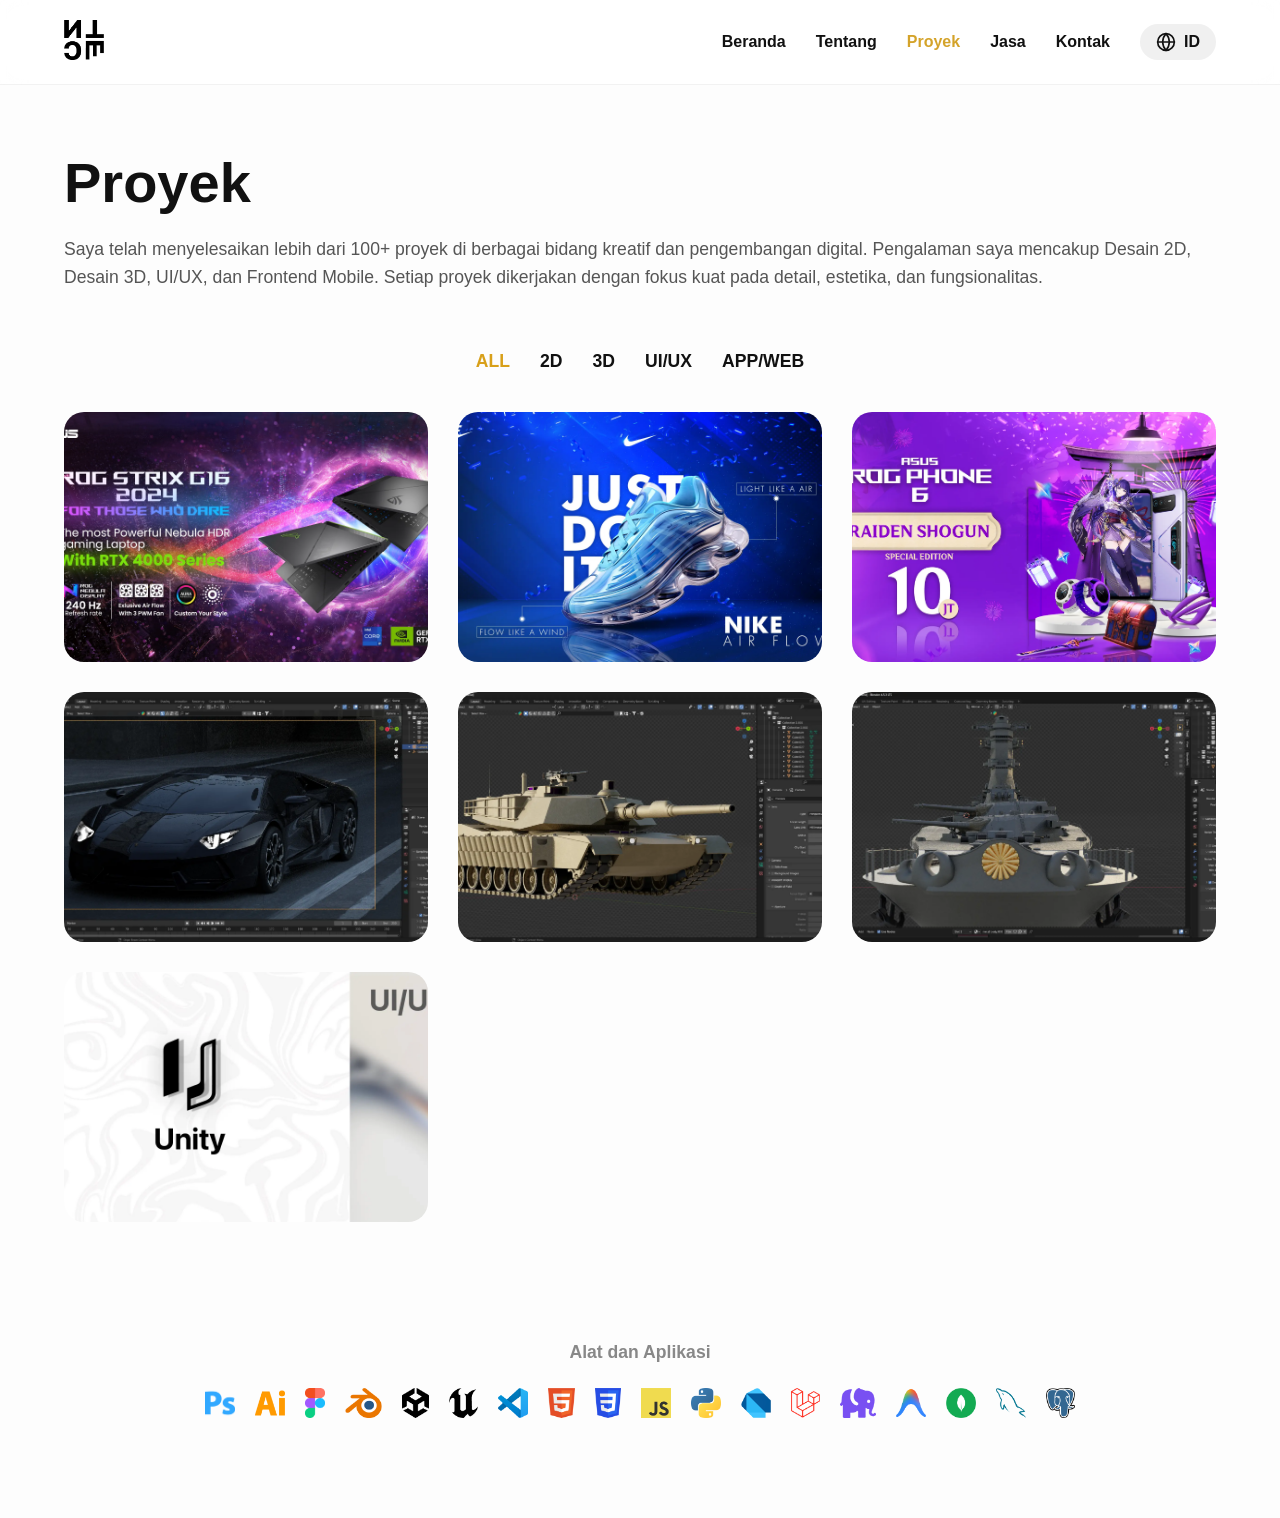
<file: project.html>
<!DOCTYPE html>
<html lang="id">

<head>
    <meta charset="UTF-8">
    <meta name="viewport" content="width=device-width, initial-scale=1.0">
    <title>Bintang Timur - Portfolio</title>
    <link rel="stylesheet" href="filecss/style.css">
    <link rel="stylesheet" href="filecss/project.css">
</head>

<body>
    <header class="header-glass">
        <nav>
            <div class="logo">
                <img src="images/logo.png" alt="Logo Bintang">
            </div>

            <input type="checkbox" id="menu-toggle" class="menu-checkbox">
            <label for="menu-toggle" class="menu-icon">&#9776;</label>

            <div class="nav-menu">
                <ul class="nav-links">
                    <li><a href="index-id.html">Beranda</a></li>
                    <li><a href="about.html">Tentang</a></li>
                    <li><a href="project.html" class="active">Proyek</a></li>
                    <li><a href="service.html">Jasa</a></li>
                    <li><a href="contact.html">Kontak</a></li>
                </ul>

                <div class="lang-btn">
                    <a href="project-en.html" class="btn-lang">
                        <svg width="20" height="20" viewBox="0 0 24 24" fill="none" stroke="currentColor"
                            stroke-width="2" stroke-linecap="round" stroke-linejoin="round">
                            <circle cx="12" cy="12" r="10"></circle>
                            <line x1="2" y1="12" x2="22" y2="12"></line>
                            <path
                                d="M12 2a15.3 15.3 0 0 1 4 10 15.3 15.3 0 0 1-4 10 15.3 15.3 0 0 1-4-10 15.3 15.3 0 0 1 4-10z">
                            </path>
                        </svg>
                        ID
                    </a>
                </div>
            </div>
        </nav>
    </header>
    <main>
        <section class="project-section">
            <div class="project-container">

                <div class="project-header">
                    <h1>Proyek</h1>
                    <p>Saya telah menyelesaikan lebih dari 100+ proyek di berbagai bidang kreatif dan pengembangan
                        digital. Pengalaman saya mencakup Desain 2D, Desain 3D, UI/UX, dan Frontend Mobile. Setiap
                        proyek dikerjakan dengan fokus kuat pada detail, estetika, dan fungsionalitas.</p>
                </div>

                <input type="radio" id="filter-all" name="kategori" checked>
                <input type="radio" name="slider" id="close-slider" checked>

                <!--Project 1-->
                <input type="radio" name="slider" id="p1-slide1">
                <input type="radio" name="slider" id="p1-slide2">
                <input type="radio" name="slider" id="p1-slide3">

                <!--Project 2-->
                <input type="radio" name="slider" id="p2-slide1">
                <input type="radio" name="slider" id="p2-slide2">
                <input type="radio" name="slider" id="p2-slide3">

                <!--Project 3-->
                <input type="radio" name="slider" id="p3-slide1">
                <input type="radio" name="slider" id="p3-slide2">
                <input type="radio" name="slider" id="p3-slide3">

                <!--Project 4-->
                <input type="radio" name="slider" id="p4-slide1">
                <input type="radio" name="slider" id="p4-slide2">

                <!--Project 5-->
                <input type="radio" name="slider" id="p5-slide1">
                <input type="radio" name="slider" id="p5-slide2">

                <!--Project 6-->
                <input type="radio" name="slider" id="p6-slide1">
                <input type="radio" name="slider" id="p6-slide2">
                <input type="radio" name="slider" id="p6-slide3">
                <input type="radio" name="slider" id="p6-slide4">

                <input type="radio" name="slider" id="p7-slide1">
                <input type="radio" name="slider" id="p7-slide2">
                <input type="radio" name="slider" id="p7-slide3">
                <input type="radio" name="slider" id="p7-slide4">
                <input type="radio" name="slider" id="p7-slide5">
                <input type="radio" name="slider" id="p7-slide6">

                <input type="radio" id="filter-2d" name="kategori">
                <input type="radio" id="filter-3d" name="kategori">
                <input type="radio" id="filter-uiux" name="kategori">
                <input type="radio" id="filter-app" name="kategori">

                <div class="filter-menu">
                    <label for="filter-all">ALL</label>
                    <label for="filter-2d">2D</label>
                    <label for="filter-3d">3D</label>
                    <label for="filter-uiux">UI/UX</label>
                    <label for="filter-app">APP/WEB</label>
                </div>
                <div class="project-grid">
                    <div class="project-card kat-2d">
                        <label for="p1-slide1">
                            <img src="images/proj1-1.webp" alt="Desain">
                        </label>
                    </div>

                    <div class="project-card kat-2d">
                        <label for="p2-slide1">
                            <img src="images/proj2-1.webp" alt="Desain">
                        </label>
                    </div>

                    <div class="project-card kat-2d">
                        <label for="p3-slide1">
                            <img src="images/proj-3.1.webp" alt="Desain">
                        </label>
                    </div>

                    <div class="project-card kat-3d">
                        <label for="p4-slide1">
                            <img src="images/proj4-1.webp" alt="3D Model">
                        </label>
                    </div>

                    <div class="project-card kat-3d">
                        <label for="p5-slide1">
                            <img src="images/proj5-1.webp" alt="3D Model">
                        </label>
                    </div>

                    <div class="project-card kat-3d">
                        <label for="p6-slide1">
                            <img src="images/proj6-1.webp" alt="3D Model">
                        </label>
                    </div>

                    <div class="project-card kat-uiux">
                        <label for="p7-slide1">
                            <img src="images/proj7-1.webp" alt="UI/UX">
                        </label>
                    </div>

                </div>

                <div class="tools-section">
                    <h3>Alat dan Aplikasi</h3>
                    <div class="tools-container">
                        <img src="images/experience/Group.png" alt="Adobe Photoshop" title="Adobe Photoshop">
                        <img src="images/experience/Group-1.png" alt="Adobe Illustrator" title="Adobe Illustrator">
                        <img src="images/experience/image 8.png" alt="Figma" title="Figma">
                        <img src="images/experience/image 7.png" alt="Blender" title="Blender">
                        <img src="images/experience/Vector.png" alt="Unity" title="Unity">
                        <img src="images/experience/Untitled-1 1.png" alt="Unreal Engine" title="Unreal Engine">
                        <img src="images/experience/image 5.png" alt="Visual Studio Code" title="Visual Studio Code">
                        <img src="images/experience/image 13.png" alt="HTML5" title="HTML5">
                        <img src="images/experience/image 14.png" alt="CSS3" title="CSS3">
                        <img src="images/experience/image 10.png" alt="JavaScript" title="JavaScript">
                        <img src="images/experience/image 9.png" alt="Python" title="Python">
                        <img src="images/experience/image 6.png" alt="Flutter" title="Flutter">
                        <img src="images/experience/image 11.png" alt="Laravel" title="Laravel">
                        <img src="images/experience/Untitled-1 2.png" alt="PHP" title="PHP">
                        <img src="images/experience/image 12.png" alt="Google Antigravity" title="Google Antigravity">
                        <img src="images/experience/image 15.png" alt="MongoDB" title="MongoDB">
                        <img src="images/experience/image 16.png" alt="MySQL" title="MySQL">
                        <img src="images/experience/image 17.png" alt="PostgreSQL" title="PostgreSQL">
                    </div>
                </div>

                <div class="lightbox">
                    <label for="close-slider" class="close-btn">&times;</label>

                    <div class="lightbox-content">

                        <!--Group Project 1-->
                        <div class="slide-group p1-group">

                            <div class="slide p1-s1">
                                <img src="images/proj1-1.webp" alt="Detail 1">
                                <label for="p1-slide2" class="nav-btn next-btn">&#10095;</label>
                            </div>

                            <div class="slide p1-s2">
                                <label for="p1-slide1" class="nav-btn prev-btn">&#10094;</label>
                                <img src="images/proj1-2.webp" alt="Detail 2">
                                <label for="p1-slide3" class="nav-btn next-btn">&#10095;</label>
                            </div>

                            <div class="slide p1-s3">
                                <label for="p1-slide2" class="nav-btn prev-btn">&#10094;</label>
                                <img src="images/proj1-3.webp" alt="Detail 3">
                            </div>
                        </div>

                        <!--Group Project 2-->
                        <div class="slide-group p2-group">

                            <div class="slide p2-s1">
                                <img src="images/proj2-1.webp" alt="Detail 1">
                                <label for="p2-slide2" class="nav-btn next-btn">&#10095;</label>
                            </div>

                            <div class="slide p2-s2">
                                <label for="p2-slide1" class="nav-btn prev-btn">&#10094;</label>
                                <img src="images/proj2-2.webp" alt="Detail 2">
                                <label for="p2-slide3" class="nav-btn next-btn">&#10095;</label>
                            </div>

                            <div class="slide p2-s3">
                                <label for="p2-slide2" class="nav-btn prev-btn">&#10094;</label>
                                <img src="images/proj2-3.webp" alt="Detail 3">
                            </div>
                        </div>

                        <!--Group Project 3-->
                        <div class="slide-group p3-group">

                            <div class="slide p3-s1">
                                <img src="images/proj-3.1.webp" alt="Detail 1">
                                <label for="p3-slide2" class="nav-btn next-btn">&#10095;</label>
                            </div>

                            <div class="slide p3-s2">
                                <label for="p3-slide1" class="nav-btn prev-btn">&#10094;</label>
                                <img src="images/proj3-2.webp" alt="Detail 2">
                                <label for="p3-slide3" class="nav-btn next-btn">&#10095;</label>
                            </div>

                            <div class="slide p3-s3">
                                <label for="p3-slide2" class="nav-btn prev-btn">&#10094;</label>
                                <img src="images/proj3-3.webp" alt="Detail 3">
                            </div>
                        </div>

                        <!--Group Project 4-->
                        <div class="slide-group p4-group">

                            <div class="slide p4-s1">
                                <img src="images/proj4-1.webp" alt="Detail 1">
                                <label for="p4-slide2" class="nav-btn next-btn">&#10095;</label>
                            </div>

                            <div class="slide p4-s2">
                                <img src="images/proj4-2.webp" alt="Detail 2">
                                <label for="p4-slide1" class="nav-btn prev-btn">&#10094;</label>
                            </div>
                        </div>

                        <!--Group Project 5-->
                        <div class="slide-group p5-group">

                            <div class="slide p5-s1">
                                <img src="images/proj5-1.webp" alt="Detail 1">
                                <label for="p5-slide2" class="nav-btn next-btn">&#10095;</label>
                            </div>

                            <div class="slide p5-s2">
                                <img src="images/proj5-2.webp" alt="Detail 2">
                                <label for="p5-slide1" class="nav-btn prev-btn">&#10094;</label>
                            </div>
                        </div>

                        <!--Group Project 6-->
                        <div class="slide-group p6-group">

                            <div class="slide p6-s1">
                                <img src="images/proj6-1.webp" alt="Detail 1">
                                <label for="p6-slide2" class="nav-btn next-btn">&#10095;</label>
                            </div>

                            <div class="slide p6-s2">
                                <label for="p6-slide1" class="nav-btn prev-btn">&#10094;</label>
                                <img src="images/proj6-2.webp" alt="Detail 2">
                                <label for="p6-slide3" class="nav-btn next-btn">&#10095;</label>
                            </div>

                            <div class="slide p6-s3">
                                <label for="p6-slide2" class="nav-btn prev-btn">&#10094;</label>
                                <img src="images/proj6-3.webp" alt="Detail 2">
                                <label for="p6-slide4" class="nav-btn next-btn">&#10095;</label>
                            </div>

                            <div class="slide p6-s4">
                                <label for="p6 slide3" class="nav-btn prev-btn">&#10094;</label>
                                <img src="images/proj6-4.webp" alt="Detail 3">
                            </div>
                        </div>

                        <div class="slide-group p7-group">

                            <div class="slide p7-s1">
                                <img src="images/proj7-1.webp" alt="Detail 1">
                                <label for="p7-slide2" class="nav-btn next-btn">&#10095;</label>
                            </div>

                            <div class="slide p7-s2">
                                <label for="p7-slide1" class="nav-btn prev-btn">&#10094;</label>
                                <img src="images/proj7-2.webp" alt="Detail 2">
                                <label for="p7-slide3" class="nav-btn next-btn">&#10095;</label>
                            </div>

                            <div class="slide p7-s3">
                                <label for="p7-slide2" class="nav-btn prev-btn">&#10094;</label>
                                <img src="images/proj7-3.webp" alt="Detail 3">
                                <label for="p7-slide4" class="nav-btn next-btn">&#10095;</label>
                            </div>

                            <div class="slide p7-s4">
                                <label for="p7-slide3" class="nav-btn prev-btn">&#10094;</label>
                                <img src="images/proj7-4.webp" alt="Detail 4">
                                <label for="p7-slide5" class="nav-btn next-btn">&#10095;</label>
                            </div>

                            <div class="slide p7-s5">
                                <label for="p7-slide4" class="nav-btn prev-btn">&#10094;</label>
                                <img src="images/proj7-5.webp" alt="Detail 5">
                                <label for="p7-slide6" class="nav-btn next-btn">&#10095;</label>
                            </div>

                            <div class="slide p7-s6">
                                <label for="p7-slide5" class="nav-btn prev-btn">&#10094;</label>
                                <img src="images/proj7-6.webp" alt="Detail 6">
                            </div>
                        </div>

                    </div>
                </div>
            </div>
        </section>
    </main>

</body>

</html>
</file>
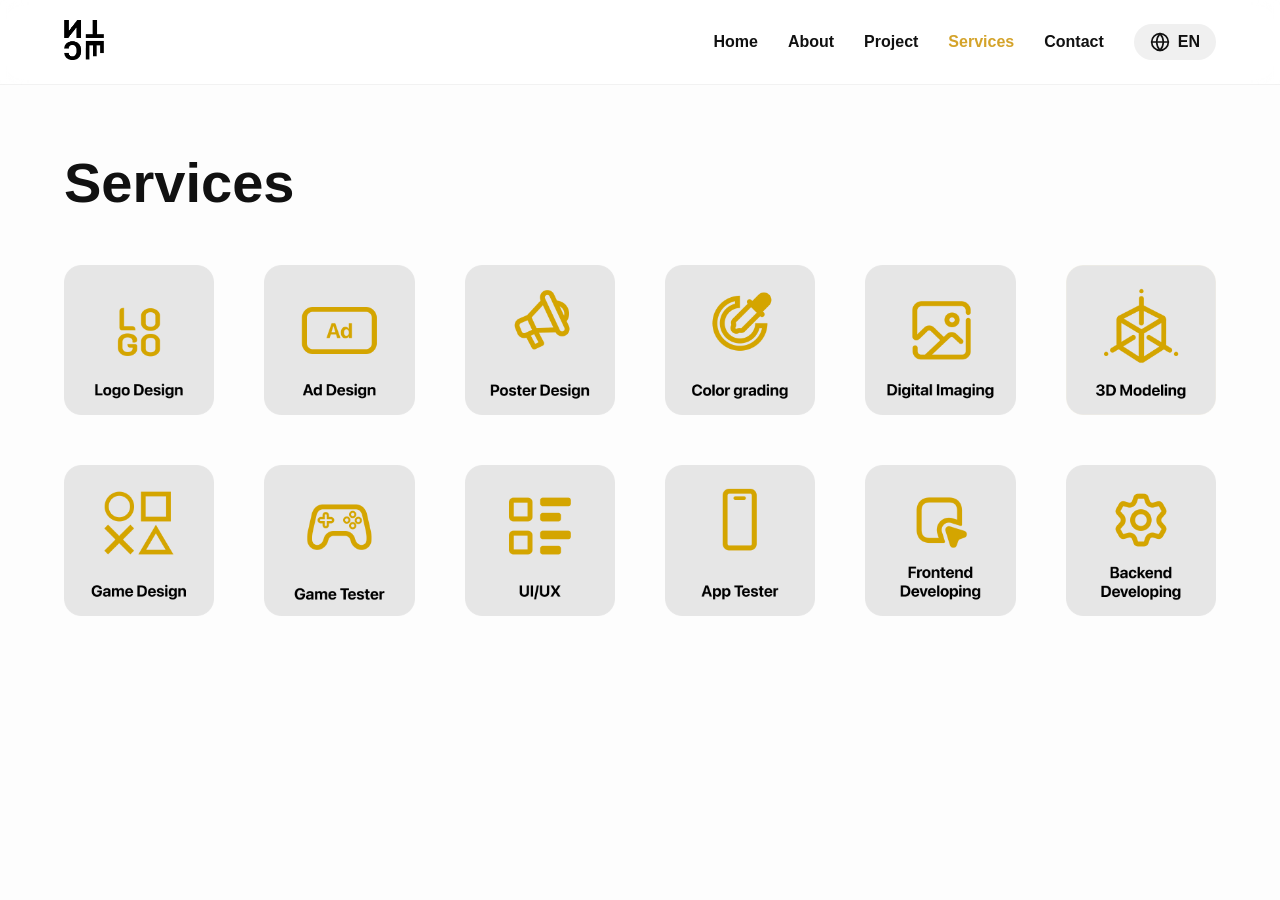
<file: service-en.html>
<!DOCTYPE html>
<html lang="id">
<head>
    <meta charset="UTF-8">
    <meta name="viewport" content="width=device-width, initial-scale=1.0">
    <title>Bintang Timur - Portfolio</title>
    <link rel="stylesheet" href="filecss/style.css">
    <link rel="stylesheet" href="filecss/service.css"> 
</head>
<body>
    <header class="header-glass">
        <nav>
            <div class="logo">
                <img src="images/logo.png" alt="Logo Bintang">
            </div>

            <input type="checkbox" id="menu-toggle" class="menu-checkbox">
            <label for="menu-toggle" class="menu-icon">&#9776;</label> 
            
            <div class="nav-menu">
                <ul class="nav-links">
                    <li><a href="index.html">Home</a></li>
                    <li><a href="about-en.html">About</a></li>
                    <li><a href="project-en.html">Project</a></li>
                    <li><a href="service-en.html" class="active">Services</a></li>
                    <li><a href="contact-en.html">Contact</a></li>
                </ul>
                
                <div class="lang-btn">
                    <a href="service.html" class="btn-lang">
                        <svg width="20" height="20" viewBox="0 0 24 24" fill="none" stroke="currentColor" stroke-width="2" stroke-linecap="round" stroke-linejoin="round">
                            <circle cx="12" cy="12" r="10"></circle>
                            <line x1="2" y1="12" x2="22" y2="12"></line>
                            <path d="M12 2a15.3 15.3 0 0 1 4 10 15.3 15.3 0 0 1-4 10 15.3 15.3 0 0 1-4-10 15.3 15.3 0 0 1 4-10z"></path>
                        </svg>
                        EN
                    </a>
                </div>
            </div>
        </nav>
    </header>
    <main>
        <section class="service-section">
            <div class="service-container">
                
                <h1>Services</h1>

                <div class="service-grid">
                    <div class="service-card">
                        <img src="images/serv-1.png" alt="Logo Design">
                    </div>
                    <div class="service-card">
                        <img src="images/serv-2.png" alt="Ad Design">
                    </div>
                    <div class="service-card">
                        <img src="images/serv-3.png" alt="Digital Imaging">
                    </div>
                    <div class="service-card">
                        <img src="images/serv-4.png" alt="3D Modeling">
                    </div>
                    <div class="service-card">
                        <img src="images/serv-5.png" alt="Game Design">
                    </div>
                    <div class="service-card">
                        <img src="images/serv-6.png" alt="UI/UX">
                    </div>
                    <div class="service-card">
                        <img src="images/serv-7.png" alt="Frontend Developing">
                    </div>
                    <div class="service-card">
                        <img src="images/serv-8.png" alt="Backend Developing">
                    </div>
                    <div class="service-card">
                        <img src="images/serv-9.png" alt="Backend Developing">
                    </div>
                    <div class="service-card">
                        <img src="images/serv-10.png" alt="Backend Developing">
                    </div>
                    <div class="service-card">
                        <img src="images/serv-11.png" alt="Backend Developing">
                    </div>
                    <div class="service-card">
                        <img src="images/serv-12.png" alt="Backend Developing">
                    </div>
                </div>

            </div>
        </section>
    </main>

</body>
</html>
</file>
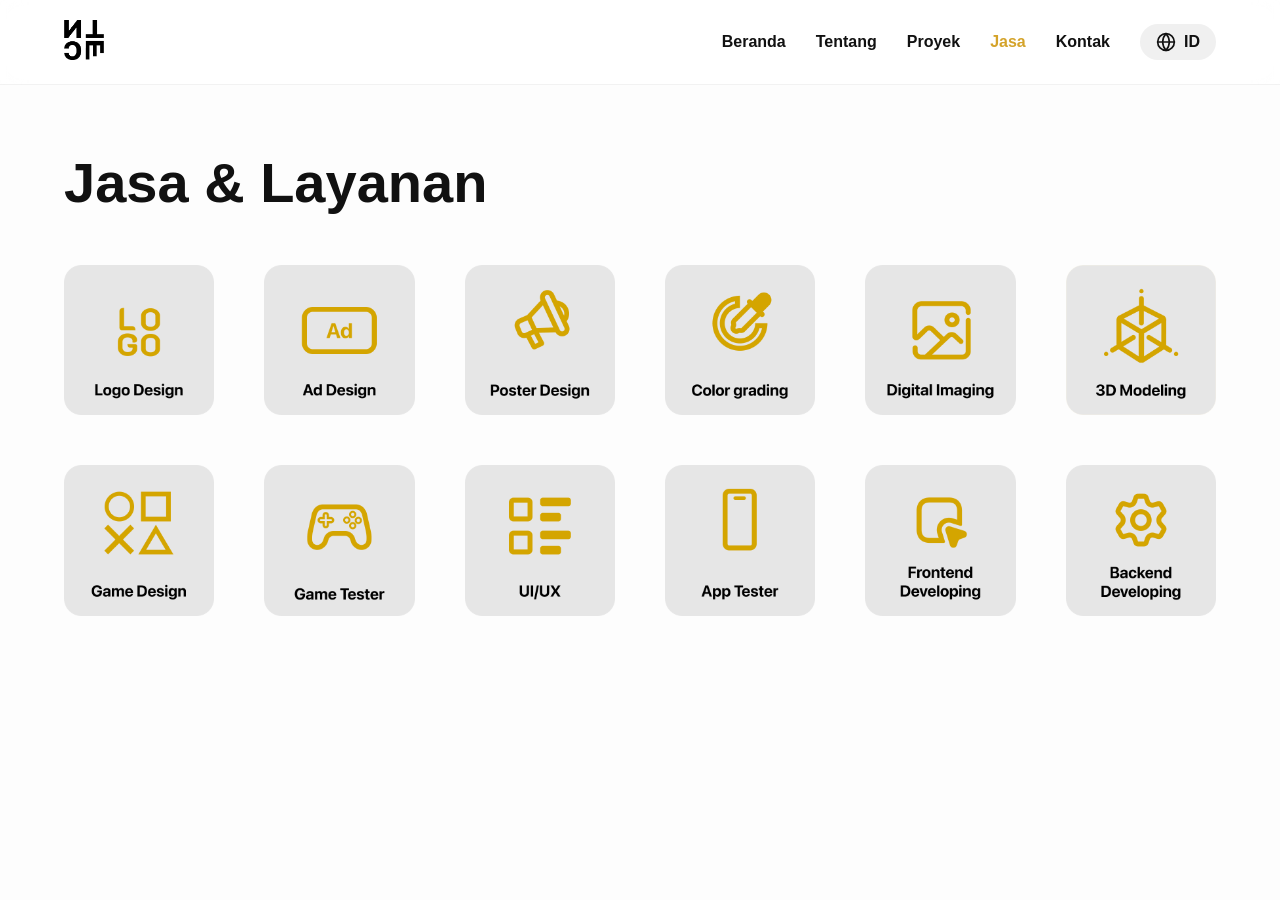
<file: service.html>
<!DOCTYPE html>
<html lang="id">
<head>
    <meta charset="UTF-8">
    <meta name="viewport" content="width=device-width, initial-scale=1.0">
    <title>Bintang Timur - Portfolio</title>
    <link rel="stylesheet" href="filecss/style.css">
    <link rel="stylesheet" href="filecss/service.css"> 
</head>
<body>
    <header class="header-glass">
        <nav>
            <div class="logo">
                <img src="images/logo.png" alt="Logo Bintang">
            </div>

            <input type="checkbox" id="menu-toggle" class="menu-checkbox">
            <label for="menu-toggle" class="menu-icon">&#9776;</label> 
            
            <div class="nav-menu">
                <ul class="nav-links">
                    <li><a href="index-id.html">Beranda</a></li>
                    <li><a href="about.html">Tentang</a></li>
                    <li><a href="project.html">Proyek</a></li>
                    <li><a href="service.html" class="active">Jasa</a></li>
                    <li><a href="contact.html">Kontak</a></li>
                </ul>
                
                <div class="lang-btn">
                    <a href="service-en.html" class="btn-lang">
                        <svg width="20" height="20" viewBox="0 0 24 24" fill="none" stroke="currentColor" stroke-width="2" stroke-linecap="round" stroke-linejoin="round">
                            <circle cx="12" cy="12" r="10"></circle>
                            <line x1="2" y1="12" x2="22" y2="12"></line>
                            <path d="M12 2a15.3 15.3 0 0 1 4 10 15.3 15.3 0 0 1-4 10 15.3 15.3 0 0 1-4-10 15.3 15.3 0 0 1 4-10z"></path>
                        </svg>
                        ID
                    </a>
                </div>
            </div>
        </nav>
    </header>
    <main>
        <section class="service-section">
            <div class="service-container">
                
                <h1>Jasa & Layanan</h1>

                <div class="service-grid">
                    <div class="service-card">
                        <img src="images/serv-1.png" alt="Logo Design">
                    </div>
                    <div class="service-card">
                        <img src="images/serv-2.png" alt="Ad Design">
                    </div>
                    <div class="service-card">
                        <img src="images/serv-3.png" alt="Digital Imaging">
                    </div>
                    <div class="service-card">
                        <img src="images/serv-4.png" alt="3D Modeling">
                    </div>
                    <div class="service-card">
                        <img src="images/serv-5.png" alt="Game Design">
                    </div>
                    <div class="service-card">
                        <img src="images/serv-6.png" alt="UI/UX">
                    </div>
                    <div class="service-card">
                        <img src="images/serv-7.png" alt="Frontend Developing">
                    </div>
                    <div class="service-card">
                        <img src="images/serv-8.png" alt="Backend Developing">
                    </div>
                    <div class="service-card">
                        <img src="images/serv-9.png" alt="Backend Developing">
                    </div>
                    <div class="service-card">
                        <img src="images/serv-10.png" alt="Backend Developing">
                    </div>
                    <div class="service-card">
                        <img src="images/serv-11.png" alt="Backend Developing">
                    </div>
                    <div class="service-card">
                        <img src="images/serv-12.png" alt="Backend Developing">
                    </div>
                </div>

            </div>
        </section>
    </main>

</body>
</html>
</file>
<file: filecss/style.css>
/* Mengatur font SF Pro dan menghilangkan jarak bawaan browser */
* {
    margin: 0;
    padding: 0;
    box-sizing: border-box;
    font-family: -apple-system, BlinkMacSystemFont, "SF Pro Display", "Segoe UI", Roboto, Helvetica, Arial, sans-serif;
}

html {
    scroll-behavior: smooth;
    scroll-padding-top: 0px;
}

body {
    background-color: #fdfdfd;
    color: #111111;
    /* Warna teks*/
}

/* --- HEADER & NAVIGASI (Efek Kaca / Glassmorphism) --- */
.header-glass {
    position: fixed;
    /* Bikin menu nempel di atas terus */
    top: 0;
    width: 100%;
    z-index: 1000;
    background: rgba(255, 255, 255, 0.7);
    /* Transparan */
    backdrop-filter: blur(12px);
    /* Efek buram/kaca */
    border-bottom: 1px solid rgba(0, 0, 0, 0.05);
    /* Garis halus di bawah menu */
}

nav {
    display: flex;
    justify-content: space-between;
    align-items: center;
    padding: 20px 5%;
    max-width: 1920px;
    margin: 0 auto;
}

nav .logo img {
    height: 40px;
    /* Sesuaikan ukuran logomu */
}

.nav-links {
    list-style: none;
    /* Menghilangkan titik list bawaan html */
    display: flex;
    gap: 30px;
}

.nav-links a {
    text-decoration: none;
    color: #111;
    font-weight: 600;
    font-size: 1rem;
    transition: color 0.3s;
}

.nav-links a:hover,
.nav-links a.active {
    color: #d4a32a;
    /* Warna kuning emas */
}

/* --- Tombol Bahasa --- */
.btn-lang {
    display: flex;
    align-items: center;
    gap: 8px;
    background: #f0f0f0;
    color: #111;
    text-decoration: none;
    padding: 8px 16px;
    border-radius: 20px;
    font-weight: bold;
    transition: all 0.3s ease;
}

.btn-lang:hover {
    background: #e2e2e2;
    transform: scale(1.05);
    /* Sedikit membesar pas disentuh */
}

/* Mengatur warna ikon globe mengikuti warna teks */
.btn-lang svg {
    color: #111;
}

/* --- HERO SECTION (Bagian Utama) --- */
.hero {
    display: flex;
    justify-content: space-between;
    align-items: center;
    padding: 150px 5% 50px;
    /* Padding atas besar biar nggak ketutup header */
    max-width: 1920px;
    margin: 0 auto;
    min-height: 100vh;
}

.hero-left {
    flex: 1;
    /* Mengambil ruang di sebelah kiri */
}

.hello-img {
    height: 80px;
    /* Sesuaikan ukuran gambar hello */
    margin-bottom: 20px;
}

.hero h1 {
    font-size: 4rem;
    line-height: 1.2;
    margin-bottom: 30px;
}

.highlight {
    color: #d8a01a;
    /* Warna kuning teks nama */
}

/* --- TOMBOL & SOSMED --- */
.action-group {
    display: flex;
    align-items: center;
    gap: 20px;
    margin-bottom: 40px;
    flex-wrap: wrap;
}

.social-links {
    display: flex;
    gap: 10px;
}

.social-links img {
    height: 50px;
    transition: transform 0.3s;
}

.social-links img:hover {
    transform: translateY(-5px);
    /* Animasi ikon sosmed naik pas disentuh */
}

.btn {
    padding: 18px 80px;
    font-size: 1.2rem;
    border-radius: 30px;
    text-decoration: none;
    font-weight: bold;
    transition: all 0.3s ease;
}

.btn-cv {
    background-color: #e2e2e2;
    color: #333;
}

.btn-cv:hover {
    background-color: #d1d1d1;
}

.btn-hire {
    background-color: #d8a01a;
    color: white;
}

.btn-hire:hover {
    background-color: #c08d15;
    transform: scale(1.05);
    /* Animasi tombol membesar dikit */
}

/* --- KOTAK EXPERIENCE --- */
.stats-box {
    display: inline-flex;
    background-color: #f4f4f4;
    padding: 20px 60px;
    border-radius: 20px;
    gap: 70px;
    align-items: center;
}

.stat-item {
    text-align: center;
    transition: all 0.3s ease;
    /* Transisi halus untuk animasi */
}

/* Ini animasi request king: Teks membesar saat kursor di atasnya */
.stat-item:hover {
    transform: scale(1.15);
}

.stat-item h2 {
    color: #d8a01a;
    font-size: 5rem;
}

.stat-item p {
    font-size: 1.2rem;
    color: #666;
    margin-top: 5px;
}

.divider {
    width: 2px;
    height: 50px;
    background-color: #ddd;
}

/* --- FOTO PROFIL KANAN --- */
.hero-right {
    flex: 1;
    display: flex;
    justify-content: flex-end;
}

.profile-img {
    max-width: 75%;
    height: auto;
    /* Animasi ringan untuk foto melayang */
    animation: float 6s ease-in-out infinite;
}

@keyframes float {
    0% {
        transform: translateY(0px);
    }

    50% {
        transform: translateY(-15px);
    }

    100% {
        transform: translateY(0px);
    }
}

/* ==============================================================*/
/* -------------------RESPONSIF HALAMAN HOME------------------= */
/* =============================================================*/

/* Sembunyikan checkbox dan ikon hamburger kalau lagi buka di laptop */
.menu-checkbox,
.menu-icon {
    display: none;
}

/* Penyesuaian bungkus menu baru untuk desktop */
.nav-menu {
    display: flex;
    align-items: center;
    gap: 30px;
}

/* SAKLAR AKTIF: Mulai ukuran layar di bawah 900px */
@media screen and (max-width: 900px) {

    /* --- 1. MENGATUR MENU GARIS 3 (HAMBURGER) --- */
    .menu-icon {
        display: block;
        /* Munculkan ikon garis 3 */
        font-size: 2rem;
        color: #d8a01a;
        cursor: pointer;
    }

    .nav-menu {
        display: none;
        /* Sembunyikan menu berjejer bawaan desktop */
        flex-direction: column;
        position: absolute;
        top: 80px;
        /* Jarak menu dropdown dari atas */
        left: 0;
        width: 100%;
        background: rgba(255, 255, 255, 0.95);
        backdrop-filter: blur(12px);
        padding: 20px 0;
        box-shadow: 0 10px 10px rgba(0, 0, 0, 0.1);
    }

    .nav-menu .nav-links {
        flex-direction: column;
        align-items: center;
        gap: 20px;
        margin-bottom: 20px;
    }

    /* Kalau ikon diklik (checkbox menyala), tampilkan menu dropdown-nya! */
    .menu-checkbox:checked~.nav-menu {
        display: flex;
    }


    /* --- 2. MENYESUAIKAN SUSUNAN KONTEN HERO (Sesuai Desain HP) --- */
    .hero {
        flex-direction: column;
        /* Ubah baris (kiri-kanan) jadi kolom (atas-bawah) */
        padding-top: 120px;
        text-align: center;
        /* Bikin semua teks rata tengah */
    }

    /* Trik CSS: 'Memecahkan' bungkus hero-left agar urutan isinya bisa kita atur bebas */
    .hero-left {
        display: contents;
    }

    /* Kita urutkan persis seperti gambaran desainmu king! */
    .hello-img {
        order: 0;
        /* Paling atas */
        margin: 0 auto 10px auto;
    }

    .hero h1 {
        order: 1;
        /* Urutan ke-1 */
        font-size: 2rem;
        /* Kecilkan sedikit fontnya */
        margin-top: 10px;
    }

    .hero-right {
        order: 2;
        /* Foto profil pindah ke tengah (di bawah judul) */
        justify-content: center;
        margin: 30px 0;
    }

    .profile-img {
        max-width: 90%;
        /* Biar fotonya pas, tidak kepotongan layar */
    }

    .stats-box {
        order: 3;
        /* Kotak experience di bawah foto */
        padding: 15px 10px;
        gap: 10px;
        width: 100%;
        justify-content: space-around;
    }

    .stat-item h2 {
        font-size: 2rem;
        /* Perkecil font angka */
    }

    .stat-item p {
        font-size: 0.8rem;
        /* Perkecil font teks */
    }

    .action-group {
        order: 4;
        /* Tombol dan sosmed letaknya paling bawah */
        justify-content: center;
        margin-top: 30px;
        gap: 15px;
    }

    .social-links img {
        height: 30px;
    }

    .btn {
        padding: 12px 10px;
        /* Perkecil tombol dikit biar muat di layar HP */
        font-size: 0.7rem;
    }
}
</file>
<file: filecss/about.css>
/* =======================================================================
   ========================== HALAMAN ABOUT ==============================
   ======================================================================*/

/* --- Modifikasi Header Khusus About --- */
.header-about {
    background-color: #ffffff;
    border-bottom: 8px solid #d8a01a;
}

/* --- Halaman About --- */
.about-section {
    background-color: #d8a01a;
    color: #ffffff;
    padding: 150px 5% 80px;
    min-height: 100vh;
    position: relative;
    overflow: hidden;
}

.about-bg-text {
    position: absolute;
    bottom: -30px;
    right: -20px;
    font-size: 8rem;
    font-weight: 800;
    color: rgba(255, 255, 255, 0.15);
    white-space: nowrap;
    z-index: 1;
    user-select: none;
}

.about-container {
    display: flex;
    justify-content: space-between;
    align-items: center;
    max-width: 1920px;
    margin: 0 auto;
    gap: 60px;
    position: relative;
    z-index: 2;
}

.about-left {
    flex: 1.9;
    transform: translateY(40px);
}

.about-left h1 {
    font-size: 3.5rem;
    margin-bottom: 20px;
}

.about-left p {
    font-size: 1.1rem;
    line-height: 1.6;
    margin-bottom: 40px;
    text-align: justify;
}

.about-table {
    width: 100%;
    border-collapse: collapse;
}

.about-table td {
    padding: 10px 0;
    font-size: 1.1rem;
}

.about-right {
    flex: 1;
    display: flex;
    justify-content: flex-end;
    transform: translateY(10px);
}

.about-right img {
    width: 75%;
    max-width: 400px;
    height: auto;
    object-fit: contain;
}

/* ==============================================================*/
/* ------------------- RESPONSIF HALAMAN ABOUT ----------------- */
/* ==============================================================*/

@media screen and (max-width: 900px) {
    .about-section {
        padding-top: 100px;
    }

    .about-container {
        flex-direction: column;
    }

    .about-left,
    .about-right {
        display: contents;
    }

    .about-left h1 {
        order: 1;
        text-align: center;
        margin-bottom: 0px;
    }

    .about-right img {
        order: 2;
        max-width: 280px;
        align-self: center;
        margin-bottom: 30px;
    }

    .about-left p {
        order: 3;
        margin-bottom: 30px;
    }

    .about-table {
        order: 4;
        margin-bottom: 40px;
    }

    .about-table td {
        display: block;
        padding: 5px 0;
        text-align: center;
    }

    .about-bg-text {
        font-size: 4rem;
        bottom: 10px;
        right: 10px;
    }
}
</file>
<file: filecss/project.css>
/* --- TATA LETAK HALAMAN PROJECT --- */
.project-section {
    padding: 150px 5% 80px;
    background-color: #fdfdfd;
    min-height: 100vh;
}

.project-container {
    max-width: 1920px;
    /* Samakan dengan desainmu */
    margin: 0 auto;
}

.project-header h1 {
    font-size: 3.5rem;
    margin-bottom: 20px;
    color: #111;
}

.project-header p {
    font-size: 1.1rem;
    color: #555;
    line-height: 1.6;
    max-width: 1920px;
    margin-bottom: 60px;
}

/* --- MENYEMBUNYIKAN RADIO BUTTON UTAMA --- */
input[name="kategori"] {
    display: none;
}

/* --- DESAIN MENU FILTER --- */
.filter-menu {
    display: flex;
    justify-content: center;
    gap: 30px;
    margin-bottom: 40px;
}

.filter-menu label {
    font-size: 1.1rem;
    font-weight: bold;
    color: #111;
    cursor: pointer;
    transition: color 0.3s ease;
}

/* Logika Mewarnai Label yang Aktif: 
   Jika radio button dicentang, cari label dengan ID yang sama lalu ubah warnanya */
#filter-all:checked~.filter-menu label[for="filter-all"],
#filter-2d:checked~.filter-menu label[for="filter-2d"],
#filter-3d:checked~.filter-menu label[for="filter-3d"],
#filter-uiux:checked~.filter-menu label[for="filter-uiux"],
#filter-app:checked~.filter-menu label[for="filter-app"] {
    color: #d8a01a;
    /* Warna kuning emas */
}

/* --- TATA LETAK GRID FOTO --- */
.project-grid {
    display: grid;
    grid-template-columns: repeat(auto-fill, minmax(350px, 1fr));
    gap: 30px;
}

.project-card {
    border-radius: 20px;
    overflow: hidden;
    cursor: pointer;
    transition: transform 0.3s ease, opacity 0.4s ease;
}

.project-card img {
    width: 100%;
    height: 250px;
    /* Seragamkan tinggi gambar thumbnail */
    object-fit: cover;
    display: block;
    transition: transform 0.5s ease;
}

/* Efek zoom saat kursor diarahkan ke gambar */
.project-card:hover img {
    transform: scale(1.05);
}

/* --- LOGIKA AJAIB FILTER KATEGORI --- */
/* 1. Sembunyikan semua kartu secara default (KECUALI JIKA 'ALL' DIPILIH) */
.project-card {
    display: none;
}

/* 2. Jika 'ALL' dicentang, tampilkan semua */
#filter-all:checked~.project-grid .project-card {
    display: block;
    animation: fadeIn 0.5s ease;
}

/* 3. Jika kategori spesifik dicentang, tampilkan hanya yang class-nya sesuai */
#filter-2d:checked~.project-grid .kat-2d,
#filter-3d:checked~.project-grid .kat-3d,
#filter-uiux:checked~.project-grid .kat-uiux,
#filter-app:checked~.project-grid .kat-app {
    display: block;
    animation: fadeIn 0.5s ease;
}

@keyframes fadeIn {
    from {
        opacity: 0;
        transform: translateY(10px);
    }

    to {
        opacity: 1;
        transform: translateY(0);
    }
}


/* =========================================
   BLOK C: CSS UNTUK POP-UP LIGHTBOX & SLIDER
   ========================================= */

/* Sembunyikan radio button slider */
input[name="slider"] {
    display: none;
}

/* --- Tampilan Utama Lightbox --- */
.lightbox {
    position: fixed;
    top: 0;
    left: 0;
    width: 100%;
    height: 100%;
    background: rgba(0, 0, 0, 0.85);
    /* Sedikit lebih gelap biar elegan */
    backdrop-filter: blur(10px);
    z-index: 2000;
    display: none;
    /* Awalnya sembunyi */
    justify-content: center;
    align-items: center;
}

/* KUNCI 1: Munculkan lightbox jika saklar p1-slide1 atau p1-slide2 nyala */
#p1-slide1:checked~.lightbox,
#p1-slide2:checked~.lightbox,
#p1-slide3:checked~.lightbox,

#p2-slide1:checked~.lightbox,
#p2-slide2:checked~.lightbox,
#p2-slide3:checked~.lightbox,

#p3-slide1:checked~.lightbox,
#p3-slide2:checked~.lightbox,
#p3-slide3:checked~.lightbox,

#p4-slide1:checked~.lightbox,
#p4-slide2:checked~.lightbox,

#p5-slide1:checked~.lightbox,
#p5-slide2:checked~.lightbox,

#p6-slide1:checked~.lightbox,
#p6-slide2:checked~.lightbox,
#p6-slide3:checked~.lightbox,
#p6-slide4:checked~.lightbox,

#p7-slide1:checked~.lightbox,
#p7-slide2:checked~.lightbox,
#p7-slide3:checked~.lightbox,
#p7-slide4:checked~.lightbox,
#p7-slide5:checked~.lightbox,
#p7-slide6:checked~.lightbox {
    display: flex;
}

/* Tombol Silang (X) */
.close-btn {
    position: absolute;
    top: 30px;
    right: 50px;
    font-size: 3rem;
    color: white;
    cursor: pointer;
    z-index: 2001;
    transition: color 0.3s;
}

.close-btn:hover {
    color: #d8a01a;
}

/* --- Konten Slide --- */
.lightbox-content {
    position: relative;
    max-width: 80%;
    max-height: 85vh;
}

.slide-group {
    display: none;
}

.slide {
    display: none;
    text-align: center;
    animation: fadeIn 0.4s ease;
}

.slide img {
    max-width: 100%;
    max-height: 85vh;
    border-radius: 12px;
    box-shadow: 0 10px 40px rgba(0, 0, 0, 0.5);
}

/* KUNCI 2: Tampilkan grup Project 1 jika saklarnya nyala */
#p1-slide1:checked~.lightbox .p1-group,
#p1-slide2:checked~.lightbox .p1-group,
#p1-slide3:checked~.lightbox .p1-group,

#p2-slide1:checked~.lightbox .p2-group,
#p2-slide2:checked~.lightbox .p2-group,
#p2-slide3:checked~.lightbox .p2-group,

#p3-slide1:checked~.lightbox .p3-group,
#p3-slide2:checked~.lightbox .p3-group,
#p3-slide3:checked~.lightbox .p3-group,

#p4-slide1:checked~.lightbox .p4-group,
#p4-slide2:checked~.lightbox .p4-group,

#p5-slide1:checked~.lightbox .p5-group,
#p5-slide2:checked~.lightbox .p5-group,

#p6-slide1:checked~.lightbox .p6-group,
#p6-slide2:checked~.lightbox .p6-group,
#p6-slide3:checked~.lightbox .p6-group,
#p6-slide4:checked~.lightbox .p6-group,

#p7-slide1:checked~.lightbox .p7-group,
#p7-slide2:checked~.lightbox .p7-group,
#p7-slide3:checked~.lightbox .p7-group,
#p7-slide4:checked~.lightbox .p7-group,
#p7-slide5:checked~.lightbox .p7-group,
#p7-slide6:checked~.lightbox .p7-group {
    display: block;
}

/* KUNCI 3: Tampilkan gambar yang spesifik */
#p1-slide1:checked~.lightbox .p1-s1 {
    display: block;
}

#p1-slide2:checked~.lightbox .p1-s2 {
    display: block;
}

#p1-slide3:checked~.lightbox .p1-s3 {
    display: block;
}

#p2-slide1:checked~.lightbox .p2-s1 {
    display: block;
}

#p2-slide2:checked~.lightbox .p2-s2 {
    display: block;
}

#p2-slide3:checked~.lightbox .p2-s3 {
    display: block;
}

#p3-slide1:checked~.lightbox .p3-s1 {
    display: block;
}

#p3-slide2:checked~.lightbox .p3-s2 {
    display: block;
}

#p3-slide3:checked~.lightbox .p3-s3 {
    display: block;
}

#p4-slide1:checked~.lightbox .p4-s1 {
    display: block;
}

#p4-slide2:checked~.lightbox .p4-s2 {
    display: block;
}

#p5-slide1:checked~.lightbox .p5-s1 {
    display: block;
}

#p5-slide2:checked~.lightbox .p5-s2 {
    display: block;
}

#p6-slide1:checked~.lightbox .p6-s1 {
    display: block;
}

#p6-slide2:checked~.lightbox .p6-s2 {
    display: block;
}

#p6-slide3:checked~.lightbox .p6-s3 {
    display: block;
}

#p6-slide4:checked~.lightbox .p6-s4 {
    display: block;
}

#p7-slide1:checked~.lightbox .p7-s1 {
    display: block;
}

#p7-slide2:checked~.lightbox .p7-s2 {
    display: block;
}

#p7-slide3:checked~.lightbox .p7-s3 {
    display: block;
}

#p7-slide4:checked~.lightbox .p7-s4 {
    display: block;
}

#p7-slide5:checked~.lightbox .p7-s5 {
    display: block;
}

#p7-slide6:checked~.lightbox .p7-s6 {
    display: block;
}

/* Tombol Navigasi Kiri Kanan */
.nav-btn {
    position: absolute;
    top: 50%;
    transform: translateY(-50%);
    font-size: 2.5rem;
    color: white;
    background: rgba(255, 255, 255, 0.1);
    padding: 10px 25px;
    cursor: pointer;
    border-radius: 10px;
    user-select: none;
    transition: background 0.3s;
}

.nav-btn:hover {
    background: rgba(216, 160, 26, 0.8);
}

.prev-btn {
    left: -80px;
}

.next-btn {
    right: -80px;
}

/* --- EXPERIENCED APPS & TOOLS --- */
.tools-section {
    text-align: center;
    margin-top: 80px;
    /* Jarak dari foto-foto proyek di atasnya */
    margin-bottom: 20px;
    padding-top: 40px;
    /* border-top: 1px solid #eaeaea; (Hapus tanda komentar kalau king mau ada garis halus pemisah di atasnya) */
}

.tools-section h3 {
    font-size: 1.1rem;
    color: #888888;
    font-weight: 600;
    margin-bottom: 25px;
}

/* Susunan gambar berjejer kiri ke kanan & rata tengah */
.tools-container {
    display: flex;
    flex-wrap: wrap;
    justify-content: center;
    align-items: center;
    gap: 14px 20px;
    max-width: 1150px;
    margin: 0 auto;
    padding: 0 15px;
}

.tools-container img {
    height: 30px;
    width: auto;
    max-width: 52px;
    object-fit: contain;
    flex-shrink: 0;
    transition: transform 0.3s ease, filter 0.3s ease;
    cursor: pointer;
}

.tools-container img:hover {
    transform: translateY(-5px) scale(1.15);
}

.tools-section>img {
    max-width: 600px;
    width: 90%;
    height: auto;
    object-fit: contain;
}

/* =========================================================
   RESPONSIF MOBILE: UBAH LIGHTBOX SLIDER JADI SCROLL KE BAWAH
   ========================================================= */
@media screen and (max-width: 900px) {

    /* 1. Area konten pop-up diubah jadi bisa di-scroll */
    .lightbox-content {
        overflow-y: auto;
        /* Mengaktifkan scroll vertikal */
        max-height: 90vh;
        /* Batas tinggi scroll area */
        width: 95%;
        /* Lebarkan area di layar HP */
        padding-right: 10px;
        /* Kasih nafas dikit buat scrollbar */
        padding-bottom: 30px;
    }

    /* 2. Sembunyikan saklar panah Kiri dan Kanan */
    .nav-btn {
        display: none !important;
    }

    /* 3. Paksa SEMUA slide di dalam grup yang diklik untuk muncul berbarengan */
    .lightbox .slide-group .slide {
        display: block !important;
        margin-bottom: 25px;
        /* Jarak antar gambar dari atas ke bawah */
        animation: fadeIn 0.6s ease;
        /* Transisi halus pas pertama dibuka */
    }

    /* 4. Sesuaikan ukuran gambar agar nge-pas di layar HP */
    .slide img {
        width: 100%;
        /* Memaksa gambar melebar full di HP */
        height: auto;
        max-height: none;
        /* Buang batas tinggi bawaan desktop agar proporsional */
    }

    /* 5. Rapikan posisi tombol Close (X) di HP */
    .close-btn {
        top: 15px;
        right: 25px;
        font-size: 2.5rem;
    }

    /* 6. Penyesuaian ikon tools di HP */
    .tools-container {
        gap: 14px 18px;
        max-width: 100%;
        padding: 0 10px;
    }

    .tools-container img {
        height: 32px;
        max-width: 38px;
    }
}
</file>
<file: filecss/service.css>
/* =========================================
   HALAMAN SERVICE
   ========================================= */
.service-section {
    padding: 150px 5% 80px;
    background-color: #fdfdfd;
    min-height: 100vh;
}

.service-container {
    max-width: 1920px; /* Samakan dengan desain desktop-mu */
    margin: 0 auto;
}

.service-container h1 {
    font-size: 3.5rem; /* Ukuran font besar sesuai desain */
    margin-bottom: 50px;
    color: #111;
}

/* --- LOGIKA GRID 4 KOLOM --- */
.service-grid {
    display: grid;
    grid-template-columns: repeat(6, 1fr); /* Membagi lurus jadi 4 kolom sama besar */
    gap: 50px; /* Jarak antar kotak */
}

.service-card {
    transition: transform 0.3s ease, filter 0.3s ease; /* Transisi diubah mengikuti filter */
    cursor: pointer;
    /* border-radius: 30px; <--- (HAPUS BARIS INI, kita udah gak butuh lagi) */
}

/* Biar gambarnya nge-pas 100% dengan bungkus kotaknya */
.service-card img {
    width: 100%;
    height: auto;
    display: block;
}

/* Kosmetik: Efek melayang saat kursor diarahkan ke kotak */
.service-card:hover {
    transform: translateY(-10px);
    filter: drop-shadow(0px 15px 20px rgba(0, 0, 0, 0.15)); 
}

/* =========================================
   RESPONSIF UNTUK TABLET & HP
   ========================================= */

/* Kalau layar seukuran HP, ubah jadi 2 kolom tapi lebih compact */
@media screen and (max-width: 900px) {
    .service-section {
        /* Tambah padding kiri-kanan jadi 12% biar area grid-nya menyempit ke tengah */
        padding: 100px 12% 60px; 
    }

    .service-container h1 {
        font-size: 2.2rem; /* Kecilin ukuran judul biar pas di layar HP */
        text-align: center;
        margin-bottom: 30px;
    }

    .service-grid {
        grid-template-columns: repeat(2, 1fr); /* Tetap 2 kolom */
        gap: 15px; /* Rapatkan dikit jarak antar kotaknya */
        
        /* TRICK BIAR NYAMAN: Batasi lebar total grid-nya */
        max-width: 450px; 
        margin: 0 auto; /* Pastikan grid-nya tetap di tengah */
    }

    .service-card {
        /* Kasih nafas tambahan di dalam pembungkusnya biar gambarnya nggak mepet */
        padding: 5px; 
    }

    .service-card:hover {
        transform: translateY(-5px); /* Kurangi efek melayangnya di HP biar nggak lebay */
    }
}

/* Kalau layarnya HP-nya kecil banget (misal iPhone lama) */
@media screen and (max-width: 400px) {
    .service-section {
        padding: 100px 8% 60px; /* Balikin padding-nya agak lebar dikit biar gambar nggak terlalu kecil */
    }
    
    .service-grid {
        gap: 10px;
    }
}
</file>
<file: filecss/contact.css>
/* =========================================
   HALAMAN KONTAK
   ========================================= */
.contact-section {
    padding: 100px 5% 100px;
    background-color: #fdfdfd;
    min-height: 100vh;
}

/* Sembunyikan Radio Button */
input[name="contact-tab"] {
    display: none;
}

/* KOTAK WARNA UTAMA */
.contact-box {
    max-width: 1920px;
    margin: 0 auto;
    background-color: #d8a01a;
    border-radius: 40px;
    padding: 60px;
    display: flex;
    justify-content: space-between;

    /* UBAH BAGIAN INI KING: */
    align-items: flex-start;
    /* Ini biar semua konten nempel di atas dan gak loncat-loncat */
    min-height: 550px;
    /* Kunci tinggi background-nya biar gak pernah mengecil */

    gap: 50px;
    transition: background-color 0.5s ease;
}

/* Ubah jadi hijau saat tab WA diklik! */
#tab-wa:checked~.contact-box {
    background-color: #25D366;
    /* Hijau khas WhatsApp */
}

/* --- BAGIAN KIRI (INFO) --- */
.contact-info {
    flex: 1;
    color: #111;
}

.contact-info h1 {
    font-size: 3rem;
    margin-bottom: 40px;
}

.contact-info strong {
    color: white;
    /* Kata "great" warna putih */
}

.info-list {
    list-style: none;
}

.info-list li {
    font-size: 1.2rem;
    margin-bottom: 25px;
    display: flex;
    align-items: center;
    gap: 15px;
}

.info-list img {
    width: 24px;
    /* Ukuran icon kecil */
}

/* --- BAGIAN KANAN (KARTU PUTIH) --- */
.contact-card {
    width: 500px;
    background-color: #ffffff;

    /* UBAH BARIS INI: Atas-kiri 0, sisanya melengkung 20px */
    border-radius: 0 20px 20px 20px;

    padding: 40px;
    position: relative;
    height: fit-content;
    transition: all 0.4s ease;
}

/* TAB MENU DESKTOP (Nempel di Kiri) */
.tabs {
    position: absolute;
    left: -70px;
    /* Tarik ke luar garis putih */
    top: 0px;
    display: flex;
    flex-direction: column;
}

.tab-btn {
    width: 70px;
    height: 60px;
    background-color: rgba(255, 255, 255, 0.5);
    /* Putih transparan kalau gak aktif */
    border-radius: 20px 0 0 20px;
    /* Sudut lengkung hanya di kiri */
    display: flex;
    justify-content: center;
    align-items: center;
    cursor: pointer;
    transition: background 0.3s ease;
}

.tab-btn img {
    width: 25px;
}

/* WARNAI TAB YANG SEDANG AKTIF */
#tab-email:checked~.contact-box .btn-email,
#tab-wa:checked~.contact-box .btn-wa {
    background-color: #ffffff;
}

/* LOGIKA MENAMPILKAN KONTEN TAB */
.content-email,
.content-wa {
    display: none;
    animation: fadeIn 0.5s ease;
}

#tab-email:checked~.contact-box .content-email {
    display: block;
}

#tab-wa:checked~.contact-box .content-wa {
    display: block;
}

/* --- STYLE ISI FORM (EMAIL) --- */
.content-email h3 {
    color: #d8a01a;
    margin-bottom: 30px;
}

#tab-wa:checked~.contact-box .content-email h3 {
    color: #25D366;
}

/* Ubah warna teks ngikutin background */

.input-group {
    margin-bottom: 25px;
    display: flex;
    flex-direction: column;
}

.input-group label {
    font-size: 0.9rem;
    color: #111;
    margin-bottom: 5px;
}

/* Style Garis Bawah Form */
.input-group input,
.input-group textarea {
    border: none;
    border-bottom: 1px solid #333;
    padding: 8px 0;
    font-size: 1rem;
    outline: none;
    background: transparent;
}

.input-group textarea {
    border: 1px solid #999;
    border-radius: 10px;
    padding: 10px;
    margin-top: 10px;
}

.submit-btn {
    width: 100%;
    background-color: #d8a01a;
    color: white;
    border: none;
    padding: 15px;
    border-radius: 30px;
    font-size: 1.1rem;
    font-weight: bold;
    cursor: pointer;
    transition: 0.3s;
}

#tab-wa:checked~.contact-box .submit-btn {
    background-color: #25D366;
}

/* Tombol jadi hijau juga */

/* --- STYLE KONTEN WA --- */
.wa-profil-box {
    display: flex;
    align-items: center;
    gap: 20px;
    margin-bottom: 30px;
}

.foto-bulat {
    width: 85px;
    height: 85px;
    border-radius: 50%;
}

.wa-teks-profil {
    font-size: 2rem;
    /* Besarin dikit biar pas */
    line-height: 1;
    font-weight: bold;
    /* Bikin tebal semua sesuai request king */
}

/* --- KELAS WARNA KHUSUS --- */
.teks-hijau {
    color: #25D366;
}

.teks-hitam {
    color: #111111;
}

.teks-putih {
    color: #ffffff;
}

/* --- UBAH STYLE TEKS SCAN --- */
.wa-scan-text {
    font-size: 1.6rem;
    /* Sesuaikan ukurannya */
    font-weight: bold;
    /* Bikin tebal semua */
}

.wa-qr-box {
    display: flex;
    justify-content: space-between;
    align-items: center;
    background-color: #25D366;
    border-radius: 15px;

    /* UBAH BARIS INI: Tambahin padding biar kotaknya makin gemuk ke bawah */
    padding: 30px 25px;

    text-decoration: none;
    color: white;
    transition: transform 0.3s;
    width: 100%;
    box-sizing: border-box;
}

.wa-qr-box:hover {
    transform: scale(1.02);
}

.wa-logo-title {
    display: flex;
    align-items: center;
    gap: 10px;
    font-weight: bold;
    margin-bottom: 10px;
}

.wa-logo-title img {
    width: 150px;
    /* <--- Atur angkanya di sini king! Kalau kurang kecil, ganti ke 25px atau 30px */
    height: auto;
}

.wa-scan-text {
    font-size: 1.5rem;
}

.qr-img {
    /* UBAH BARIS INI: Tadinya 100px, sekarang kita besarin. 
       (Silakan naikin ke 150px kalau masih kurang gede king!) */
    width: 170px;

    background: white;
    border-radius: 10px;
}


/* =========================================
   RESPONSIF UNTUK MOBILE (MENGUBAH LAYOUT TAB)
   ========================================= */
@media screen and (max-width: 900px) {
    .contact-section {
        padding: 0;
        /* Hapus padding agar warna nempel ke atas layar */
    }

    .contact-box {
        flex-direction: column;
        border-radius: 0;
        /* Jadikan full screen kaku tanpa sudut */
        padding: 120px 5% 50px;
        /* Tambah padding atas agar gak ketutup menu */
        min-height: 100vh;
        gap: 30px;
    }

    .contact-info h1 {
        font-size: 2.5rem;
    }

    .contact-card {
        width: 100%;
        /* Kartu putih penuhi layar kiri-kanan */
        margin-top: 50px;
        /* Kasih ruang buat tab pindah ke atas */
    }

    /* UBAH POSISI TAB KE ATAS KARTU */
    .tabs {
        flex-direction: row;
        /* Berjejer samping */
        top: -60px;
        /* Naik ke atas kartu */
        left: 0;
    }

    .tab-btn {
        width: 80px;
        border-radius: 20px 20px 0 0;
        /* Lengkungnya pindah ke atas */
    }

    /* 1. Kurangi padding kotak hijau biar gak kesempitan */
    .wa-qr-box {
        padding: 15px 20px;
    }

    /* 2. Paksa QR Code diet (mengecil) */
    .qr-img {
        width: 90px;
        /* Tadinya 140px, kita susutin biar proporsional */
    }

    /* 3. Kecilin logo WA dan teks "WhatsApp" */
    .wa-logo-title img {
        width: 120px;
    }

    .wa-logo-title {
        font-size: 1rem;
    }

    /* 4. Kecilin teks "Scan Disini" */
    .wa-scan-text {
        font-size: 1.2rem;
    }
}
</file>
